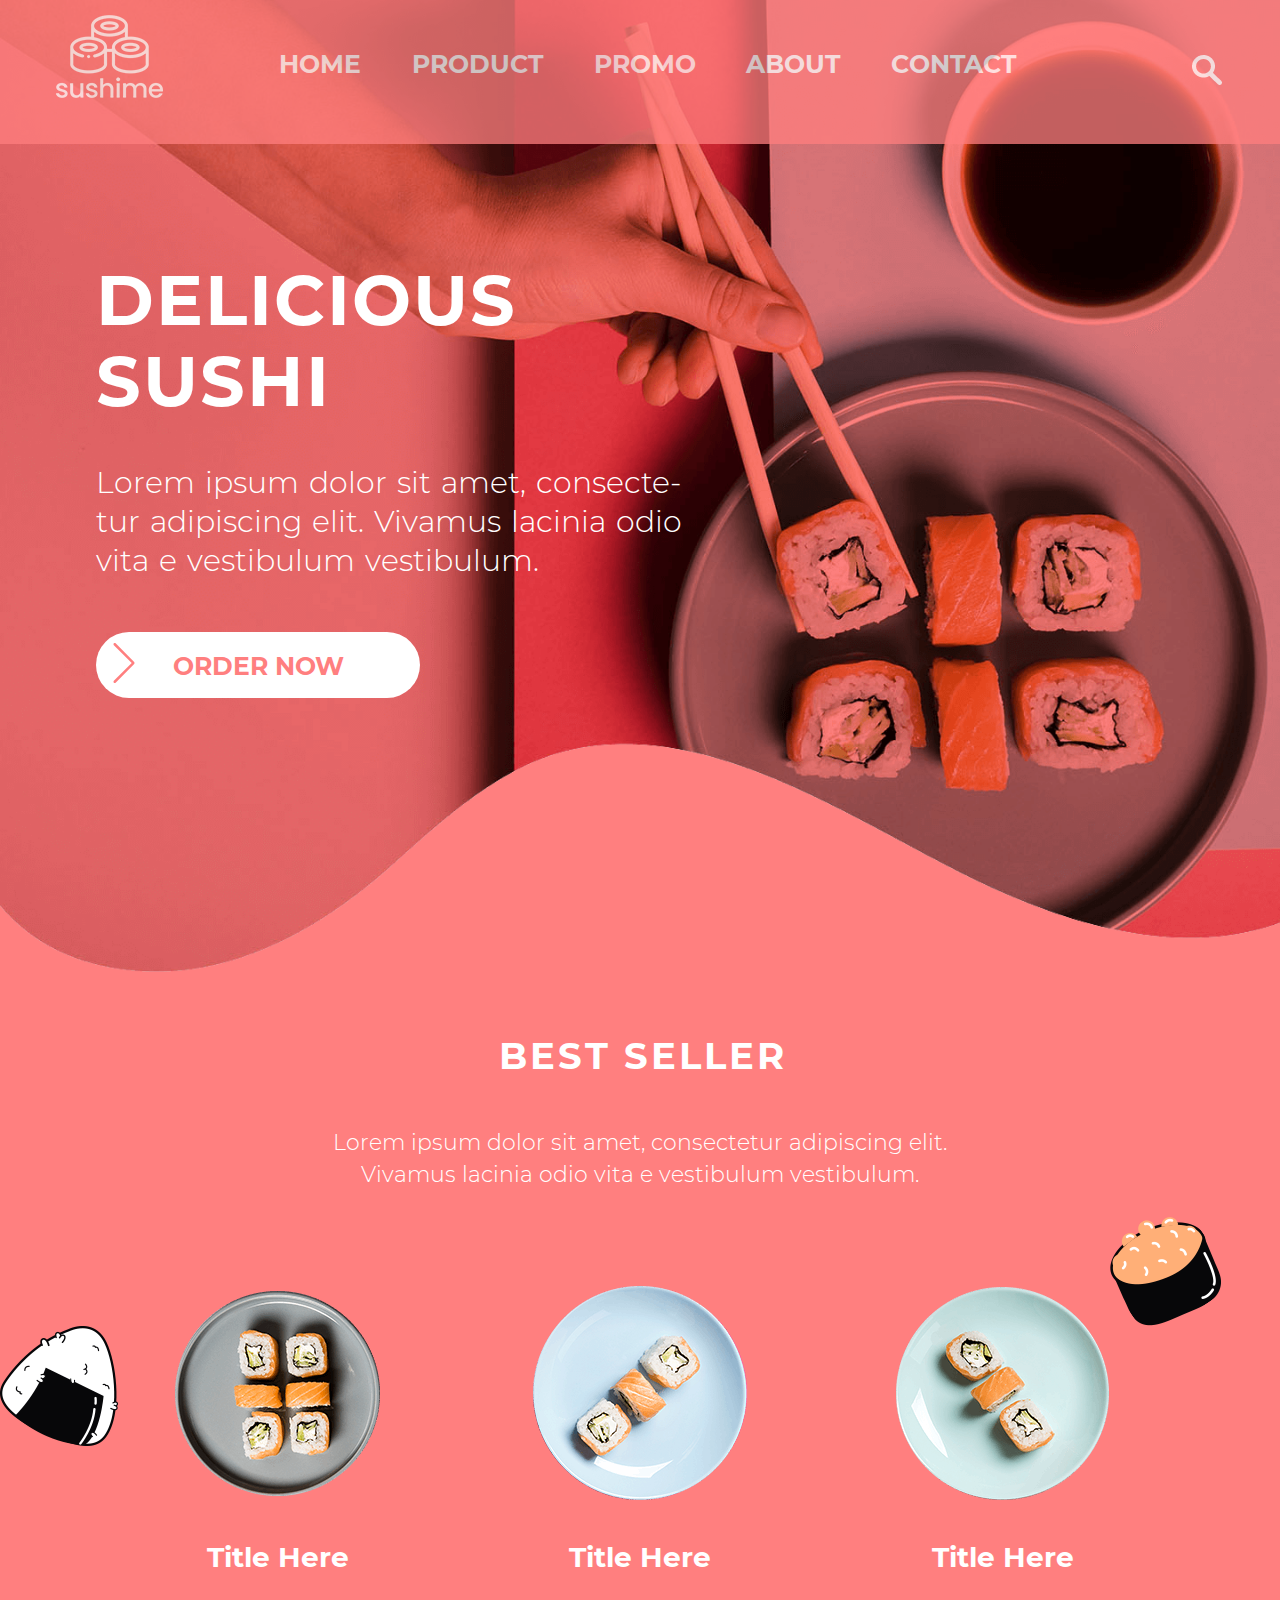
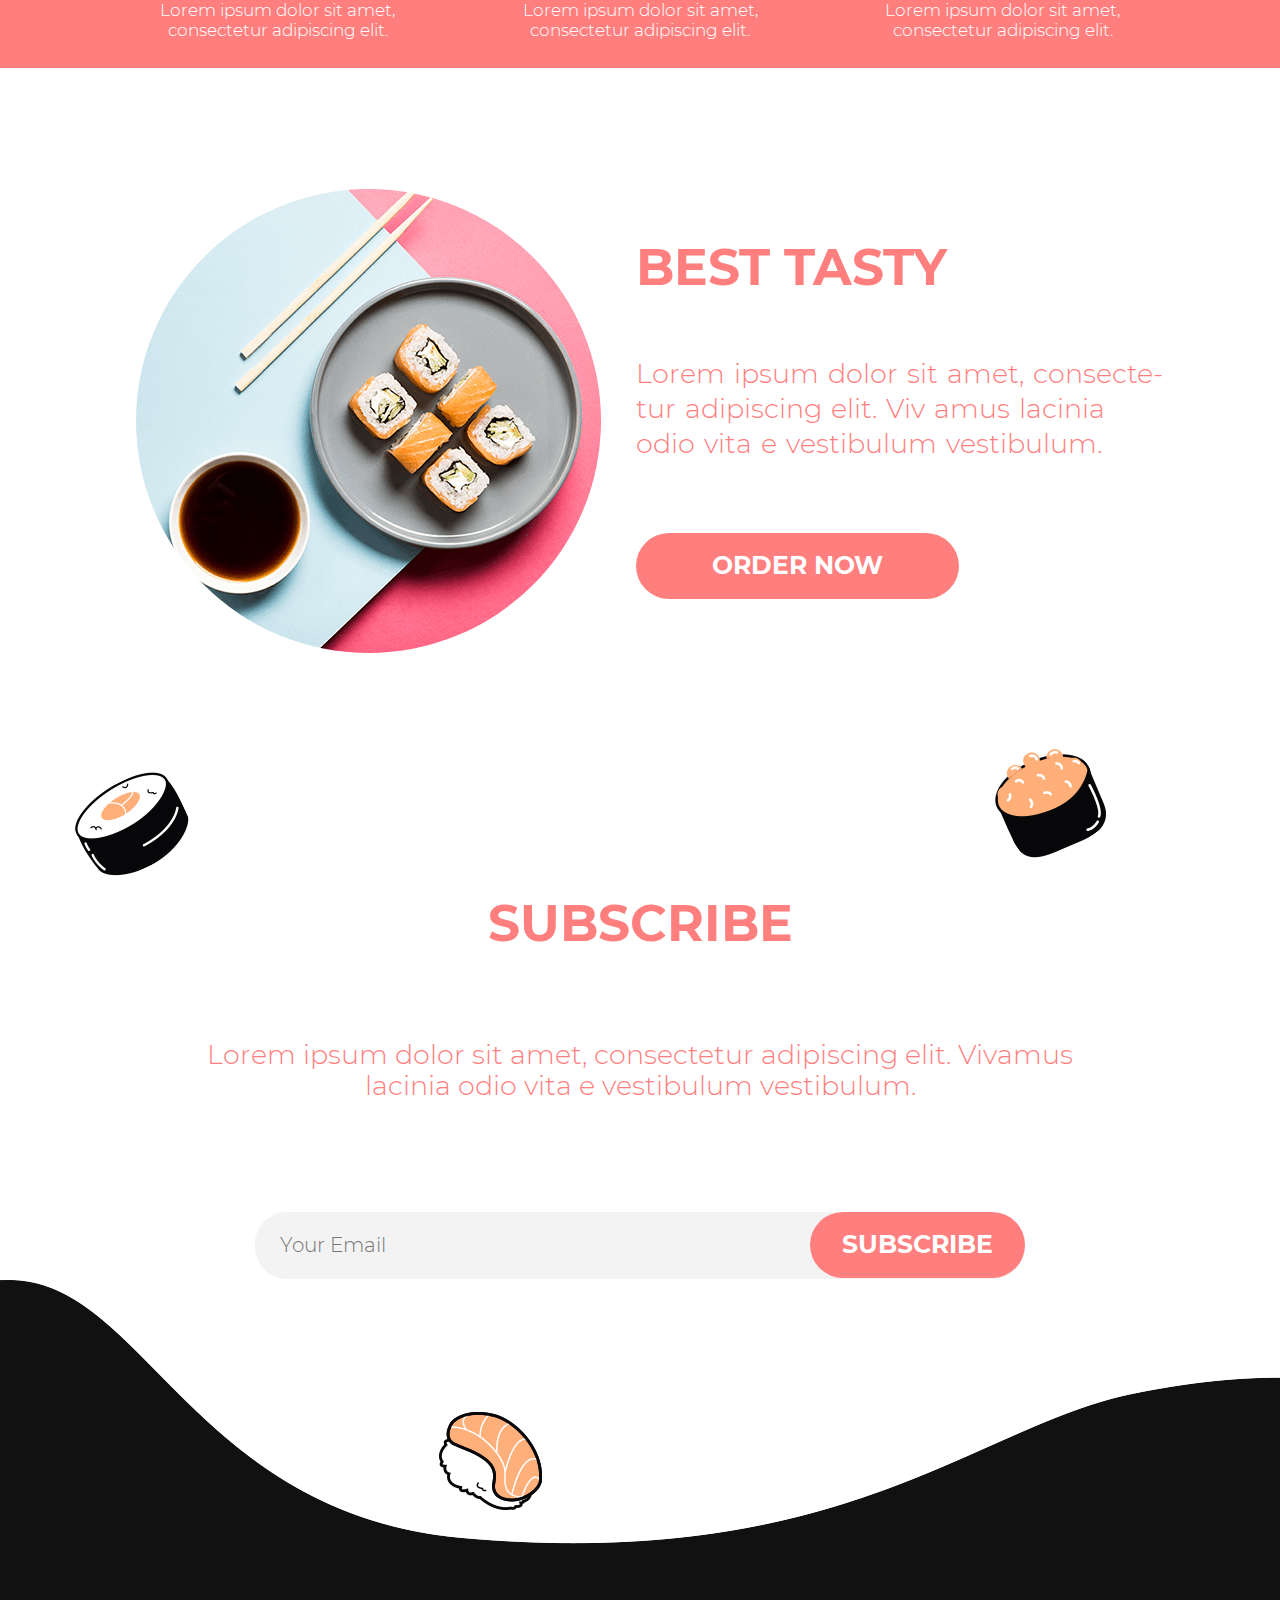
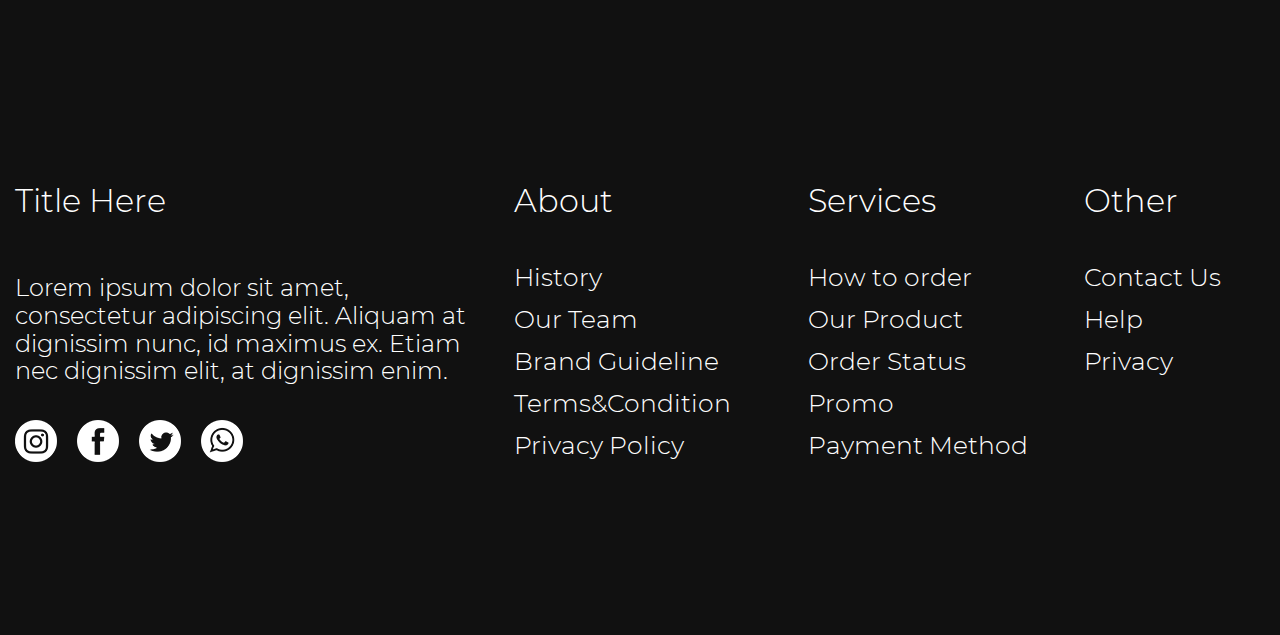
<file: html_task1/index.html>
<!DOCTYPE html>
<html lang="en">
<head>
    <meta charset="UTF-8">
    <meta name="viewport" content="width=device-width, initial-scale=1.0">
    <link rel="stylesheet" href="style/normalize.css">
    <link rel="stylesheet" href="style/style.css">
    <link rel="stylesheet" media="only screen and (max-width: 1200px)" href="style/midle-device.css" />
    <link rel="stylesheet" media="only screen and (max-width: 800px)" href="style/small-device.css" />
    <link rel="shortcut icon" href="assets/img/small_sushi3.svg">
    <title>Sushime</title>
</head>
<body>
  <div class="wrapper">
    <div class="main-overlay"></div>
    <header class="header">
      <div class="logo">
        <a class="logo__link" href="#">
          <img src="assets/img/logo.svg" alt="logo" class="logo__image">
        </a>
      </div>
      <nav class="menu">
        <ul class="menu__list">
          <li class="menu__item"><a class="menu__link" href="#">home</a></li>
          <li class="menu__item"><a class="menu__link" href="#">product</a></li>
          <li class="menu__item"><a class="menu__link" href="#">promo</a></li>
          <li class="menu__item"><a class="menu__link" href="#">about</a></li>
          <li class="menu__item"><a class="menu__link" href="#">contact</a></li>
        </ul>
      </nav>
      <div class="search">
        <a class="search__link" href="#">
          <img src="assets/img/search.png" alt="sear" class="search__image">
        </a>
      </div>
    </header>
    <main class="main">
      <div class="main-overlay"></div>
      <article class="main-article">
        <div class="main-article__body">
          <div class="main-article__title">
            <h2>delicious</h2>
            <h2>sushi</h2>
          </div>
          <p class="main-article__text">
              Lorem ipsum dolor sit amet, consecte-<br>
            tur adipiscing elit. Vivamus lacinia odio <br>
            vita e vestibulum vestibulum. 
          </p>  
          <button class="main-article__button button"><img src="assets/img/arrow_button1.svg" alt=""> order now</button>
        </div>
      </article>
      <article class="dish">
        <div class="dish__body">
          <div class="dish__header">
            <div class="dish__title title">
              <h3>best seller</h3>
            </div>  
            <div class="dish__text">
              Lorem ipsum dolor sit amet, consectetur adipiscing elit.<br>
              Vivamus lacinia odio vita e vestibulum vestibulum.
            </div>
          </div>
        <div class="dish__row">
          <div class="dish__column">
            <div class="item-dish">
              <div class="item-dish__icon">
                <img src="assets/img/set1.png" alt="dish1">
              </div>
              <div class="item-dish__title">
                Title Here
              </div>   
              <div class="item-dish__text">
                Lorem ipsum dolor sit amet, <br>
                consectetur adipiscing elit.
              </div> 
            </div>            
          </div>

          <div class="dish__column">
            <div class="item-dish">
              <div class="item-dish__icon">
                <img src="assets/img/set2.png" alt="dish1">
              </div>
              <div class="item-dish__title">
                  Title Here
              </div>   
              <div class="item-dish__text">
                Lorem ipsum dolor sit amet, <br>
                consectetur adipiscing elit.
              </div>           
            </div>
          </div>

          <div class="dish__column">
            <div class="item-dish">
              <div class="item-dish__icon">
                <img src="assets/img/set3.png" alt="dish1">
              </div>
              <div class="item-dish__title">
                Title Here
              </div>   
              <div class="item-dish__text">
                Lorem ipsum dolor sit amet, <br>
                consectetur adipiscing elit.
              </div>           
            </div>
            </div>
          </div>
        </div>
        <div class="dish__fly-item1">
          <img src="assets/img/small_sushi1.svg" alt="sushi1">
        </div>
        <div class="dish__fly-item2">
          <img src="assets/img/small_sushi2.svg" alt="sushi2">
        </div>
      </article>
      <article class="order">
        <div class="order__body">
            <div class="order__view">
                <img src="assets/img/dish.png" alt="set">
            </div>
            <div class="order__description">
                <div class="order__title title">
                    <h3>best tasty</h3>
                </div>
                <p class="order__text">
                  Lorem ipsum dolor sit amet, consecte-<br>
                  tur adipiscing elit. Viv
                  amus lacinia<br>
                  odio vita e vestibulum vestibulum. 
                </p>  
                  <button class="order__button button">order now</button>
            </div>
        </div>
      </article>
      <article class="subscribe">
        <div class="subscribe__body">
          <div class="subscribe__fly-item3"><img src="assets/img/small_sushi3.svg" alt=""></div>
          <div class="subscribe__fly-item4"><img src="assets/img/small_sushi2.svg" alt=""></div>
          <div class="subscribe__title title">
            <h3>subscribe</h3>
          </div>
          <div class="subscribe__text">
            <p>
              Lorem ipsum dolor sit amet, consectetur adipiscing elit. Vivamus <br>
              lacinia odio vita e vestibulum vestibulum.
            </p>  
          </div>
          <form class="subscribe__form">
            <input class="subscribe__input" type="email" placeholder="Your Email">
            <button class="subscribe__button button" type="submit">subscribe</button>
          </form>
        </div>
      </article>
    </main>
    <footer class="footer">
      <div class="footer__body">
        <div class="footer__fly-item5"><img src="assets/img/small_sushi4.svg" alt=""></div>
        <section class="footer__description">
          <div class="footer__title">
            <h4>Title Here</h4>
          </div>
          <div class="footer__subtitle">
            <p>
                Lorem ipsum dolor sit amet, consectetur
                 adipiscing elit. Aliquam at dignissim
                 nunc, id maximus ex. Etiam nec
                dignissim elit, at dignissim enim. 
            </p>
          </div>
          <div class="footer__sotial-networks">
            <a href="#"><img src="assets/img/Instagram.svg" alt="telegram"></a>
            <a href="#"><img src="assets/img/Facebook.svg" alt="telegram"></a>
            <a href="#"><img src="assets/img/Twitter.svg" alt="telegram"></a>
            <a href="#"><img src="assets/img/WhatsApp.svg" alt="telegram"></a>
          </div>
        </section>
        <!-- <div class="footer__group"> -->
          <section class="footer__about">
            <div class="footer__title">
              <h4>About</h4>
            </div>
            <ul class="footer__list">
              <li class="footer__item"><a class="footer__link" href="#">History</a></li>
              <li class="footer__item"><a class="footer__link" href="#">Our Team</a></li>
              <li class="footer__item"><a class="footer__link" href="#">Brand Guideline</a></li>
              <li class="footer__item"><a class="footer__link" href="#">Terms&Condition</a></li>
              <li class="footer__item"><a class="footer__link" href="#">Privacy Policy</a></li>
            </ul>
          </section>  
          <section class="footer__services">
            <div class="footer__title">
              <h4>Services</h4>
            </div>
            <ul class="footer__list">
              <li class="footer__item"><a class="footer__link" href="#">How to order</a></li>
              <li class="footer__item"><a class="footer__link" href="#">Our Product</a></li>
              <li class="footer__item"><a class="footer__link" href="#">Order Status</a></li>
              <li class="footer__item"><a class="footer__link" href="#">Promo</a></li>
              <li class="footer__item"><a class="footer__link" href="#">Payment Method</a></li>
            </ul>
          </section>    
          <section class="footer__other">
            <div class="footer__title">
              <h4>Other</h4>
            </div>
            <ul class="footer__list">
              <li class="footer__item"><a class="footer__link" href="#">Contact Us</a></li>
              <li class="footer__item"><a class="footer__link" href="#">Help</a></li>
              <li class="footer__item"><a class="footer__link" href="#">Privacy</a></li>
            </ul>
          </section>
        <!-- </div> -->
      </div>
    </footer>
  </div>
</body>
</html>
</file>
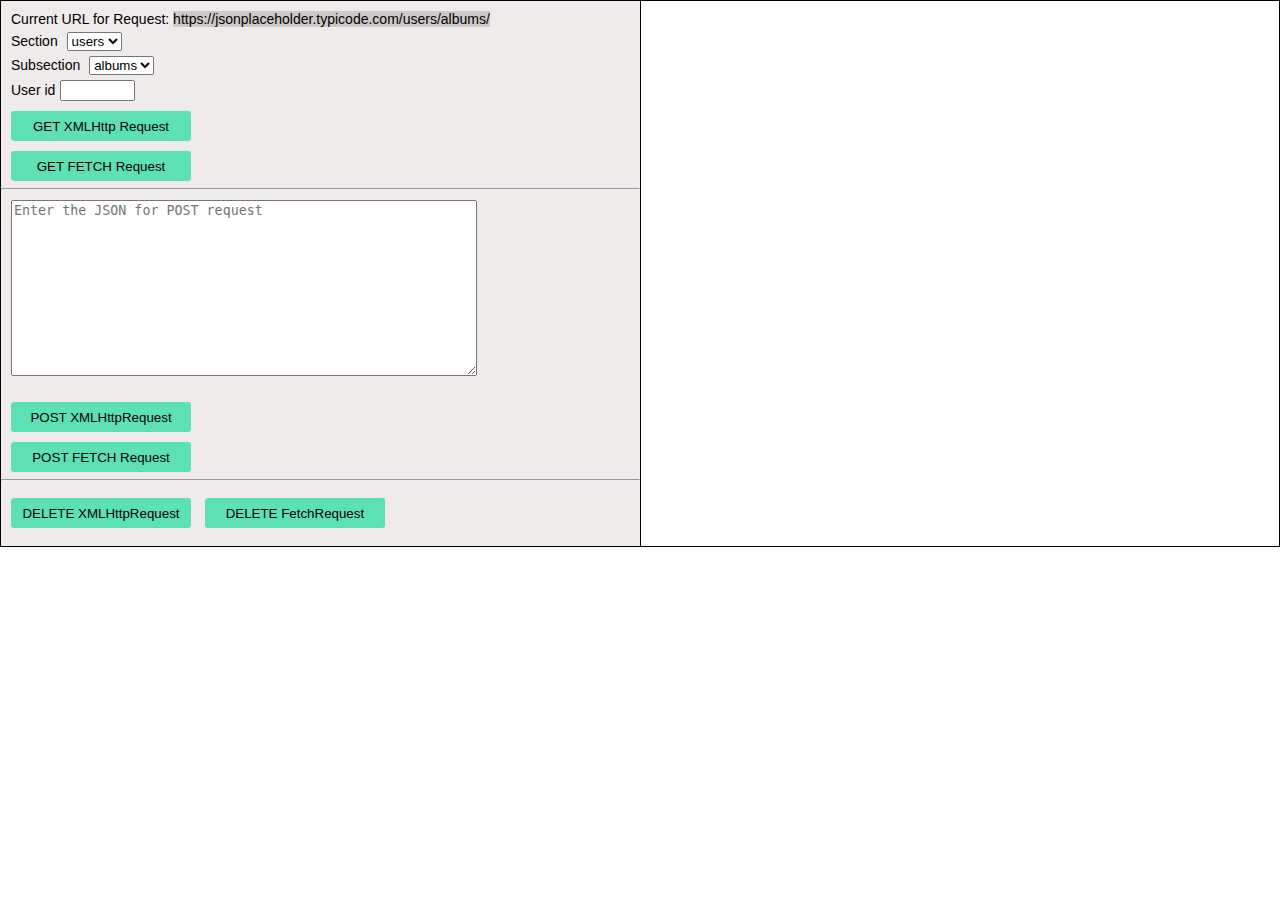
<file: js_task9/index.html>
<!DOCTYPE html>
<html lang="en">
<head>
    <meta charset="UTF-8">
    <meta name="viewport" content="width=device-width, initial-scale=1.0">
    <meta http-equiv="X-UA-Compatible" content="ie=edge">
    <link rel="stylesheet" href="style/style.css">
    <title>Document</title>
</head>
<body>
  <div class="wrapperForms">
    <form id="formSelectUrl">
      <span>Current URL for Request: <span class="currentUrl"></span></span>
      <!-- <br> -->
      <lable>Section
        <select name = "section" id="sectionGet">
          <option value = "users/" selected>users</option>
          <option value = "">-</option>
        </select>
      </lable>
      <!-- <br> -->
      <lable>Subsection
        <select name = "section" id="subSection">
          <option value = "albums/" selected>albums</option>
          <option value = "todos/">todos</option>
          <option value = "posts/">posts</option>
          <option value = "">-</option>
        </select>
      </lable>
      <!-- <br> -->
      <lable>User id<input type="number" id="idUser"></lable>
      <!-- <br> <br> -->
      <button type="button" class="getXMLHttpRequest">GET XMLHttp Request</button>
      <button type="button" class="getFetchRequest">GET FETCH Request</button>
      <!-- <br> -->
    </form>
    <hr>
    <form >
      <textarea name="" id="textareaPost" cols="40" rows="10" placeholder="Enter the JSON for POST request"></textarea>
      <br>
      <button type="button" class="postXmlHttpRequestButton">POST XMLHttpRequest</button>
      <button type="button" class="postFetchRequestButton">POST FETCH Request</button>
    </form>
    <hr>
    <button type="button" class="deleteXMLHttpRequestButton">DELETE XMLHttpRequest</button>
    <button type="button" class="deleteFetchRequestButton">DELETE FetchRequest</button>
  </div>
  
  <div class="containerResponse"></div>  

  <script src="js/main.js"></script>  
</body>
</html>
</file>
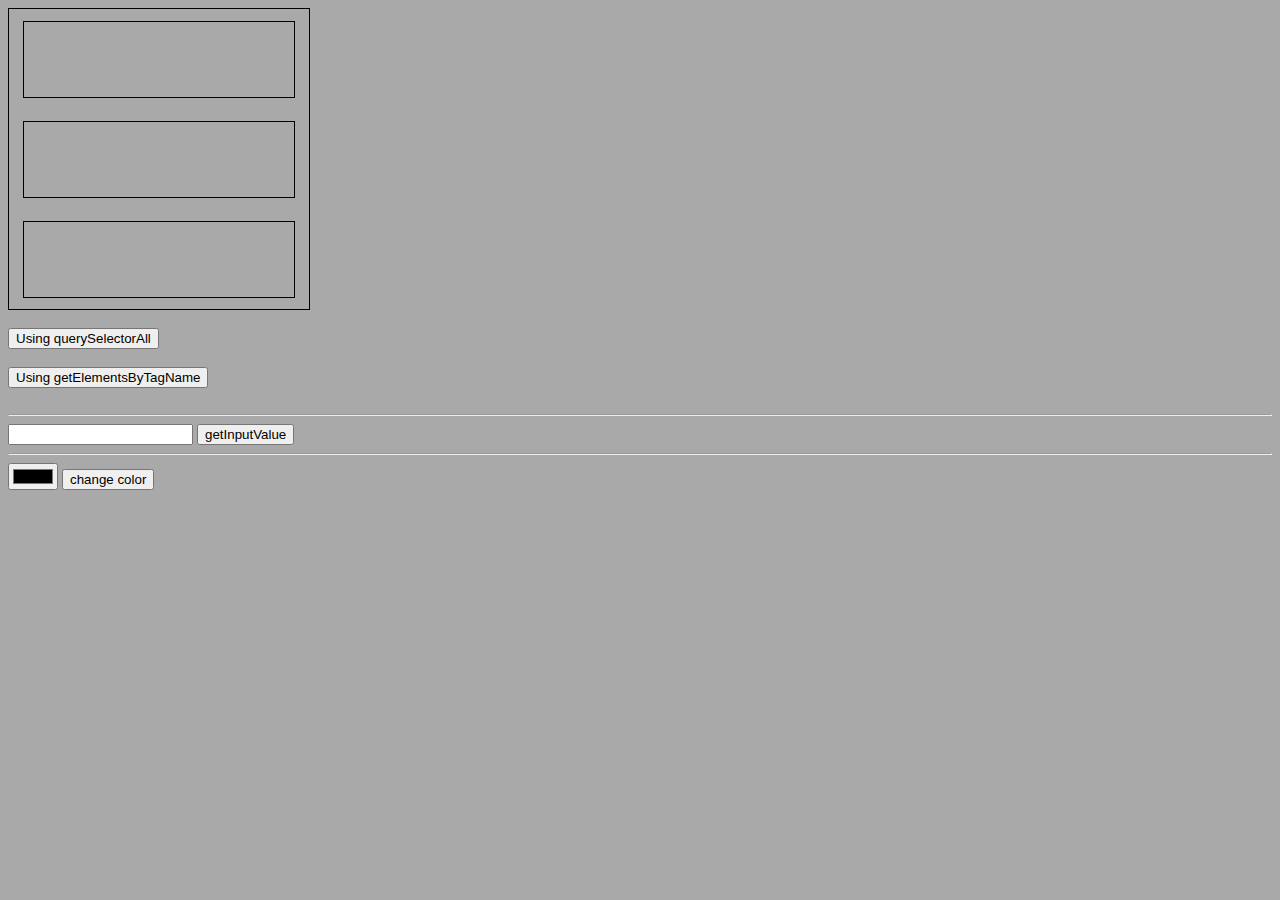
<file: js_task6/task1-3.html>
<!DOCTYPE html>
<html lang="en">
<head>
    <meta charset="UTF-8">
    <meta name="viewport" content="width=device-width, initial-scale=1.0">
    <link rel="stylesheet" href="./css/style1-3.css">
    <title>Document</title>
</head>
<body>
    <div class="parent">
        <div class="child"></div>
        <div class="child"></div>
        <div class="child"></div>
    </div>
    <br>
    <button onclick="selectDivChildren1()">Using querySelectorAll</button><br><br>
    <button onclick="selectDivChildren2()">Using getElementsByTagName</button><br><br>
    <hr>
    <input type="text">
    <button onclick="getInputTextValue()">getInputValue</button><br>
    <hr>
    <input type="color">
    <button onclick="setBackgroundBody()">change color</button>
    <script src="js/task1-3.js"></script>
</body>
</html>
</file>
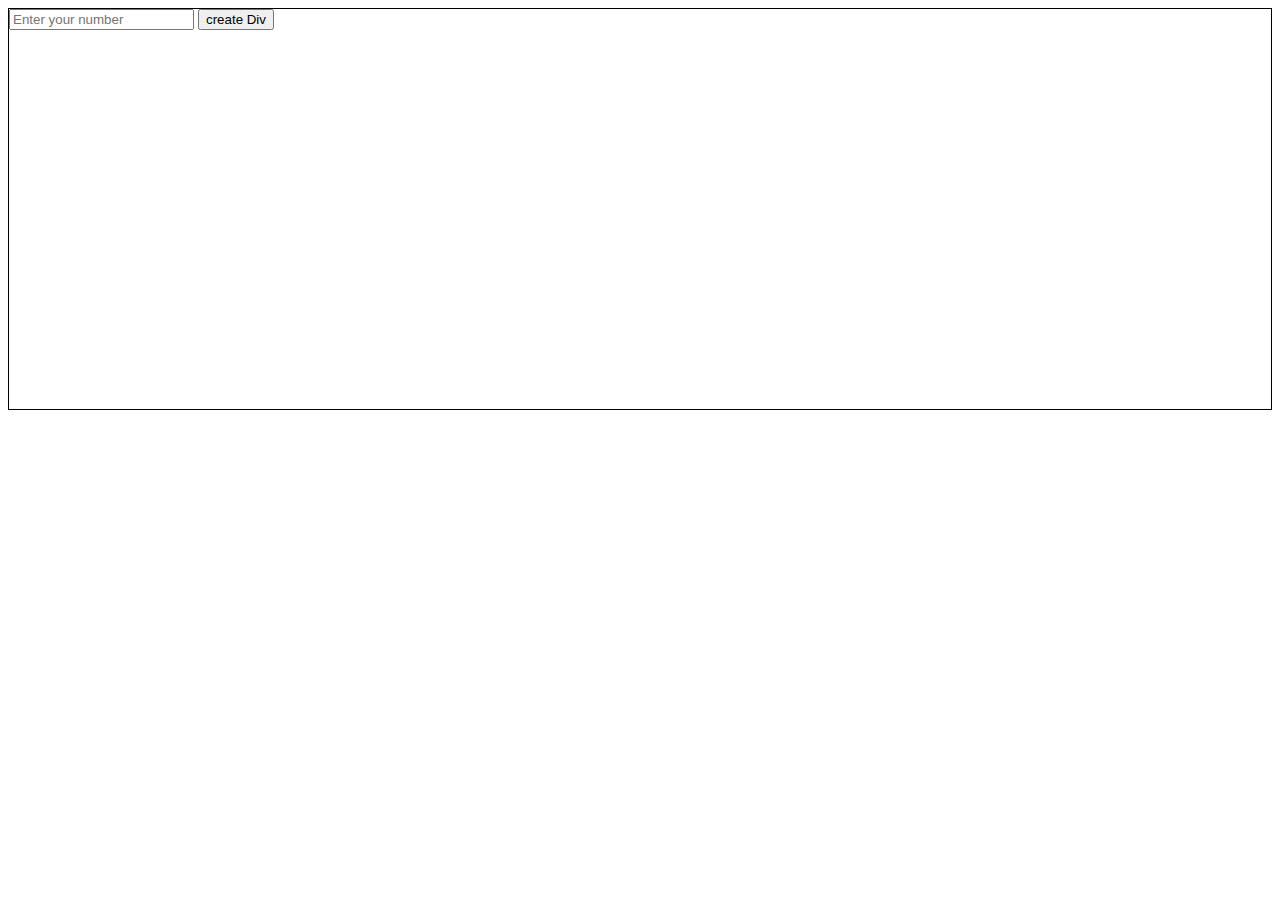
<file: js_task6/task4.html>
<!DOCTYPE html>
<html lang="en">
<head>
    <meta charset="UTF-8">
    <meta name="viewport" content="width=device-width, initial-scale=1.0">
    <link rel="stylesheet" href="css/style4.css">
    <title>Document</title>
</head>
<body>
  <div class="container">
    <input type="text" placeholder="Enter your number" class="inputNumberDiv" value="">
    <button onclick="creatRandomDiv()">create Div</button>
  </div>
  <script src="js/task4.js"></script>    
</body>
</html>
</file>
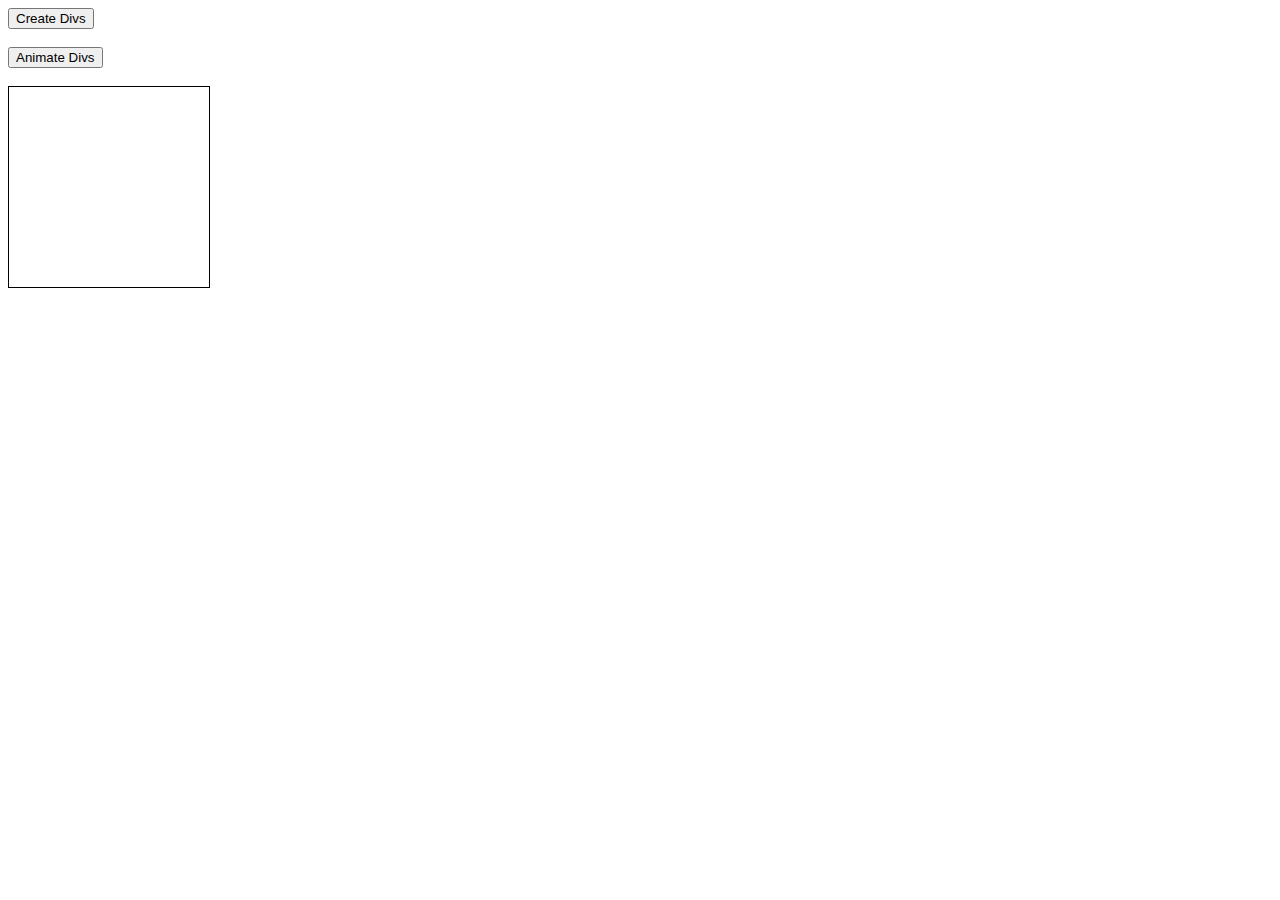
<file: js_task6/task5.html>
<!DOCTYPE html>
<html lang="en">
<head>
    <meta charset="UTF-8">
    <meta name="viewport" content="width=device-width, initial-scale=1.0">
    <link rel="stylesheet" href="css/style5.css">
    <title>Document</title>
</head>
<body>
    <button onclick="createDivs(this)">Create Divs</button><br><br>
    <button onclick="animateDivs(this)">Animate Divs</button><br><br>
    <div class="container"></div>
    <script src="js/task5.js"></script>
</body>
</html>
</file>
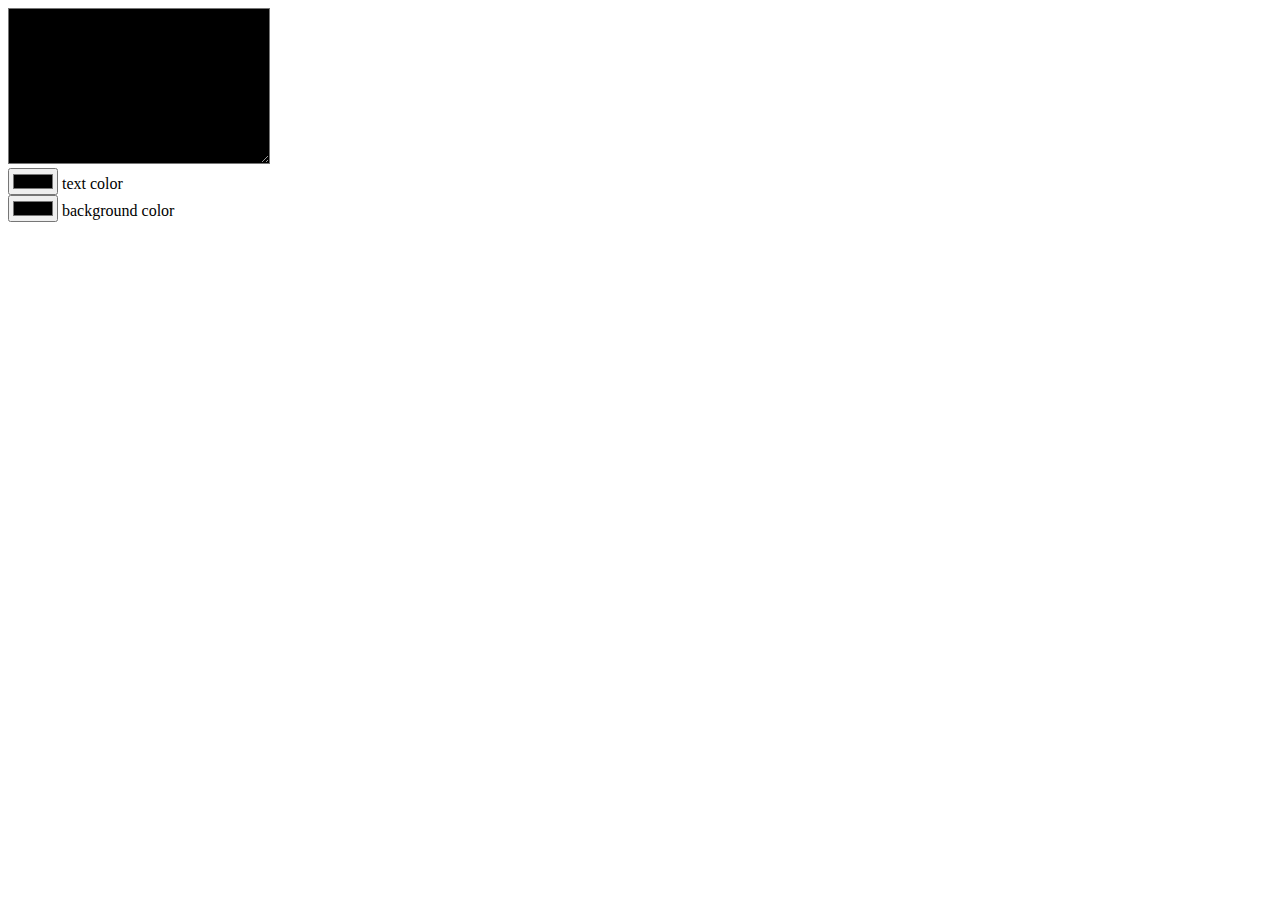
<file: js_task6/task6.html>
<!DOCTYPE html>
<html lang="en">
<head>
    <meta charset="UTF-8">
    <meta name="viewport" content="width=device-width, initial-scale=1.0">
    <title>Document</title>
</head>
<body>
  <textarea name="" id="targetTextarea" cols="30" rows="10"></textarea>
  <br>
    <input type="color" name="textColor" id="textColor">
    <label for="textColor">text color</label>
  <br>
  <input type="color" name="backgroundColor" id="backgroundColor">
  <label for="backgroundColor">background color</label>
  <script src="js/task6.js"></script>
</body>
</html>
</file>
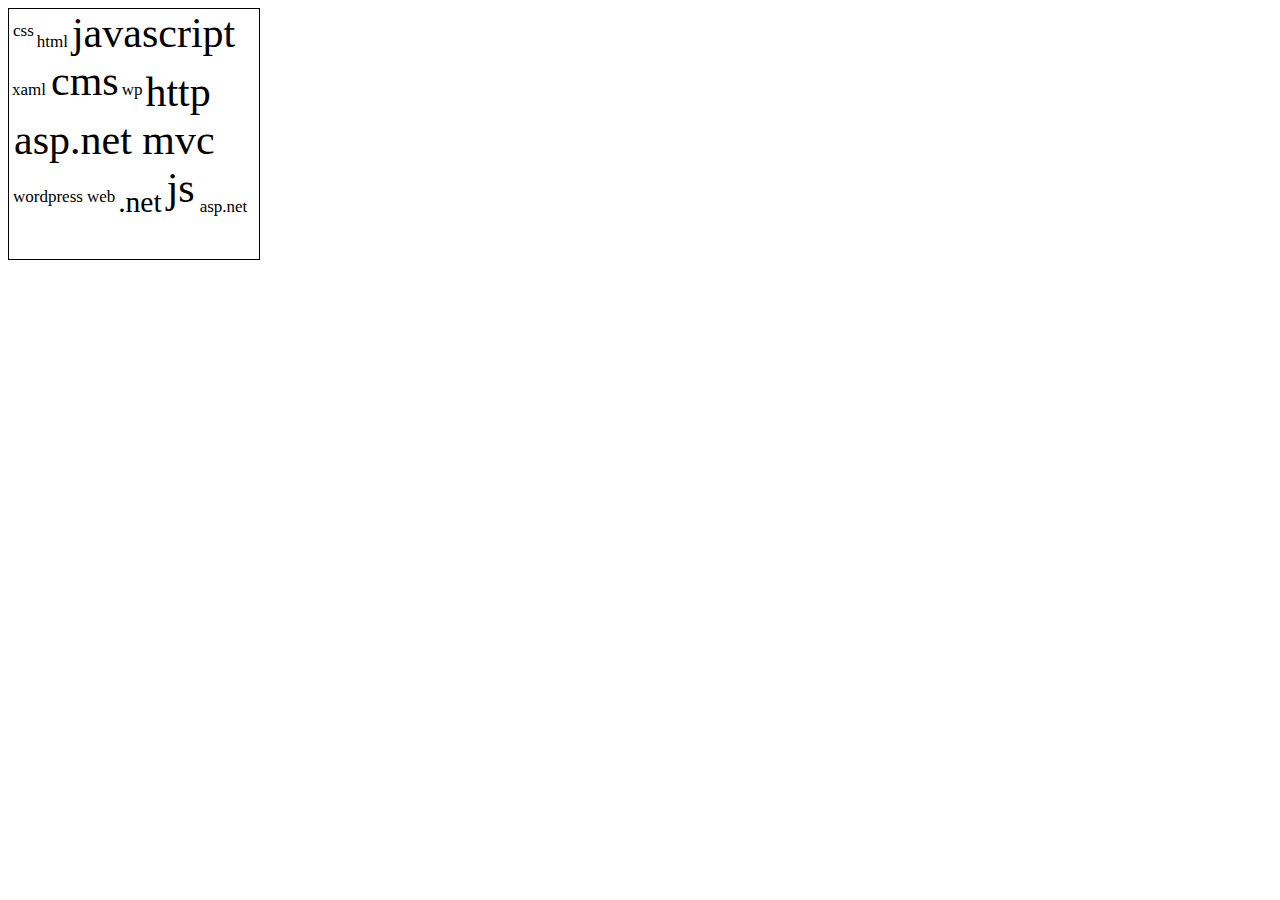
<file: js_task6/task7.html>
<!DOCTYPE html>
<html lang="en">
<head>
    <meta charset="UTF-8">
    <meta name="viewport" content="width=, initial-scale=1.0">
    <title>Document</title>
</head>
<body>
  <div class="container">
  </div>
  <script src="js/task7.js"></script>
</body>
</html>
</file>
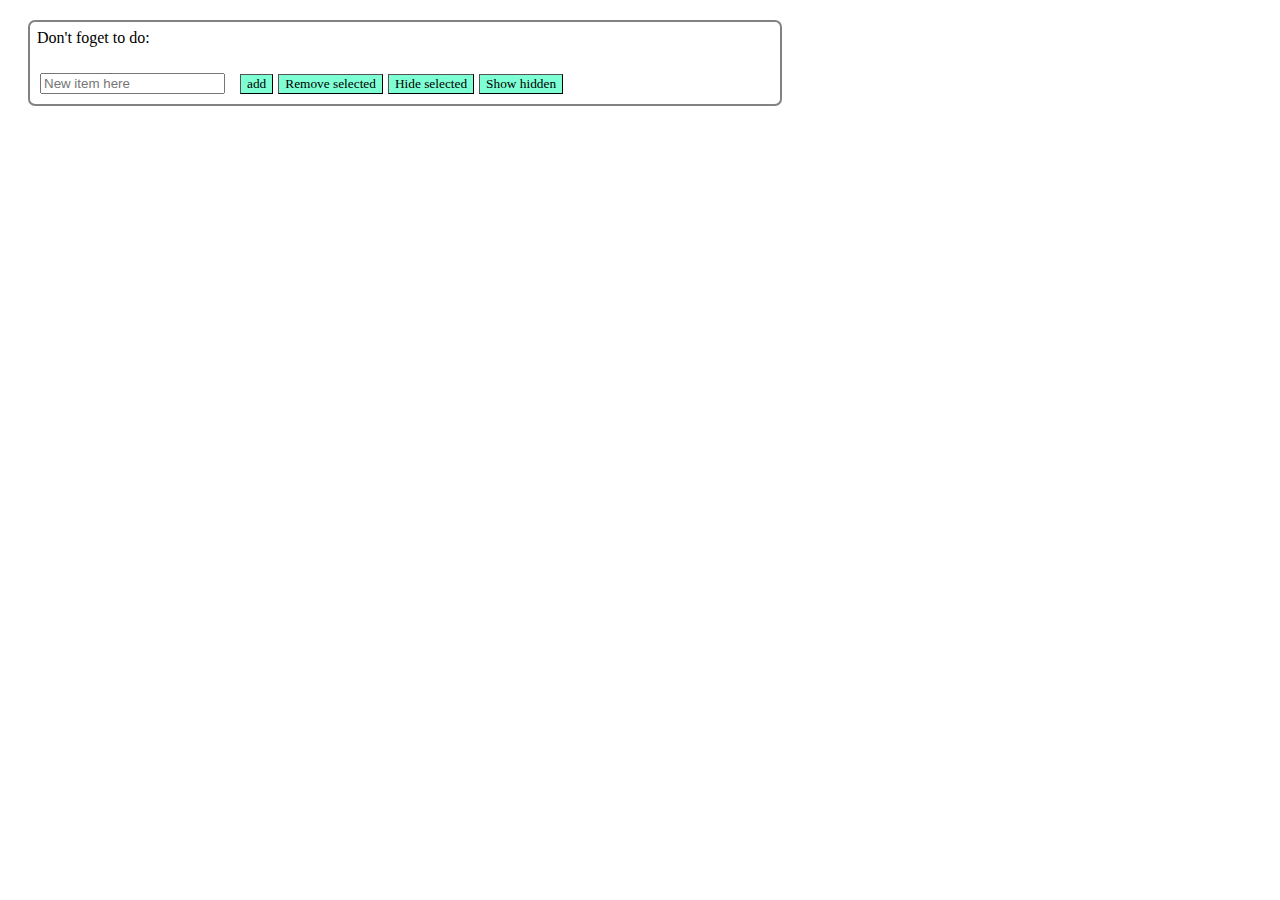
<file: js_task7/task10.html>
<!DOCTYPE html>
<html lang="en">
<head>
    <meta charset="UTF-8">
    <meta name="viewport" content="width=device-width, initial-scale=1.0">
    <meta http-equiv="X-UA-Compatible" content="ie=edge">
    <link rel="stylesheet" href="style/style10.css">
    <title>Document</title>
</head>
<body>
<script src="js/task10.js"></script>    
</body>
</html>
</file>
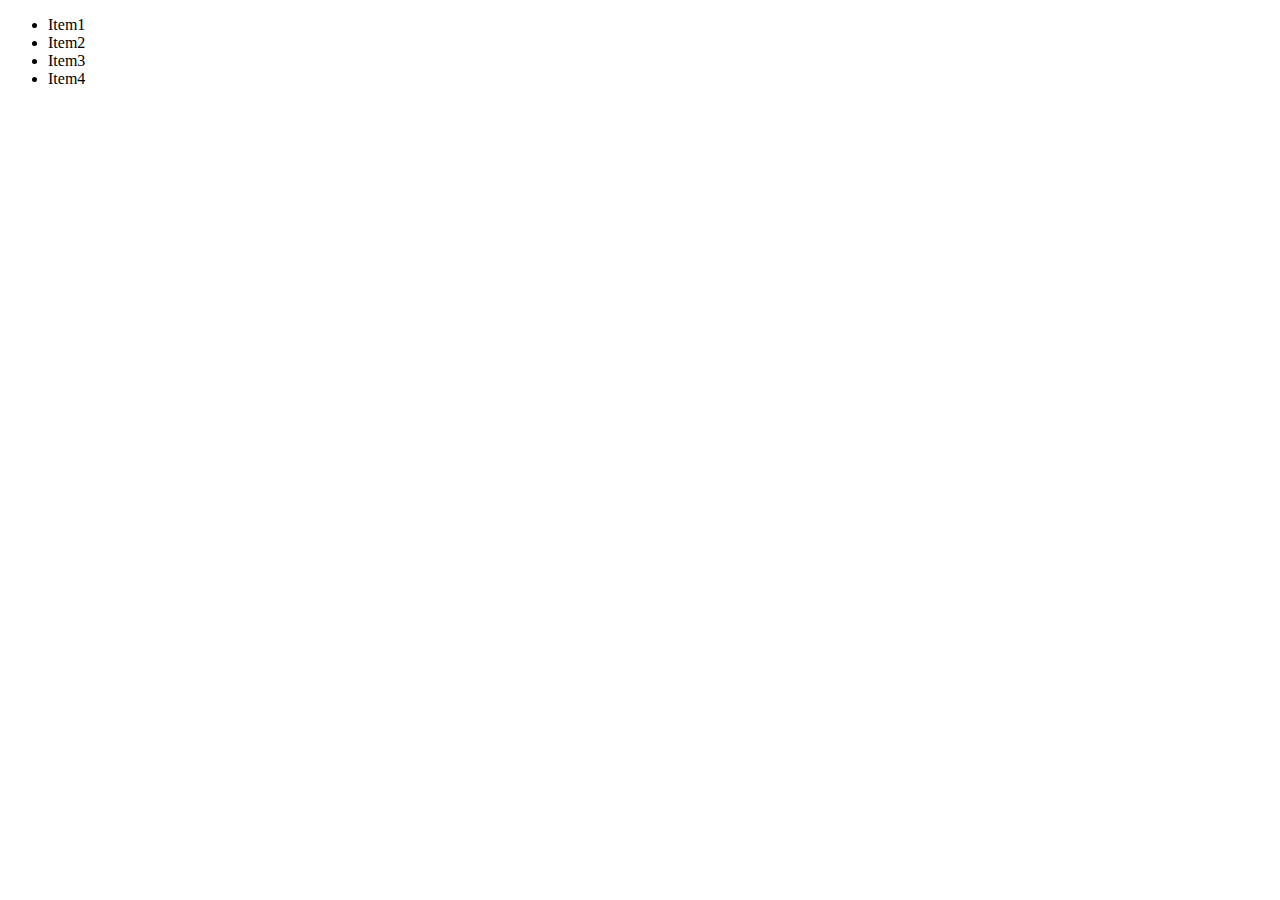
<file: js_task7/task8.html>
<!DOCTYPE html>
<html lang="en">
<head>
    <meta charset="UTF-8">
    <meta name="viewport" content="width=device-width, initial-scale=1.0">
    <link rel="stylesheet" href="style/style8.css">
    <title>Document</title>
</head>
<body>
    <ul class="mainList">
        <li> Item1
          <ul>
            <li>Sub1-Item1
              <ul>
                <li>Sub2-Item1
                  <ul>
                    <li>Sub3-Item1</li>
                    <li>Sub3-Item2</li>
                  </ul>
                </li>
                <li>Sub2-Item2
                  <ul>
                    <li>Sub3-Item1</li>
                    <li>Sub3-Item2</li>
                  </ul>
                </li>
              </ul>
            </li>
            <li>Sub1-Item2
              <ul>
                <li>Sub2-Item1
                  <ul>
                    <li>Sub3-Item1</li>
                    <li>Sub3-Item2</li>
                  </ul>
                </li>
                <li>Sub2-Item2
                  <ul>
                    <li>Sub3-Item1</li>
                    <li>Sub3-Item2</li>
                  </ul>
                </li>
              </ul>
            </li>
          </ul>
        </li>
        <li>Item2
          <ul>
            <li>Sub1-Item1
              <ul>
                <li>Sub2-Item1
                  <ul>
                    <li>Sub3-Item1</li>
                    <li>Sub3-Item2</li>
                  </ul>
                </li>
                <li>Sub2-Item2
                  <ul>
                    <li>Sub3-Item1</li>
                    <li>Sub3-Item2</li>
                  </ul>
                </li>
              </ul>
            </li>
            <li>Sub1-Item2
              <ul>
                <li>Sub2-Item1
                  <ul>
                    <li>Sub3-Item1</li>
                    <li>Sub3-Item2</li>
                  </ul>
                </li>
                <li>Sub2-Item2
                  <ul>
                    <li>Sub3-Item1</li>
                    <li>Sub3-Item2</li>
                  </ul>
                </li>
              </ul>
            </li>
          </ul>
        </li>
        <li>Item3
          <ul>
            <li>Sub1-Item1
              <ul>
                <li>Sub2-Item1
                  <ul>
                    <li>Sub3-Item1</li>
                    <li>Sub3-Item2</li>
                  </ul>
                </li>
                <li>Sub2-Item2
                  <ul>
                    <li>Sub3-Item1</li>
                    <li>Sub3-Item2</li>
                  </ul>
                </li>
              </ul>
            </li>
            <li>Sub1-Item2
              <ul>
                <li>Sub2-Item1
                  <ul>
                    <li>Sub3-Item1</li>
                    <li>Sub3-Item2</li>
                  </ul>
                </li>
                <li>Sub2-Item2
                  <ul>
                    <li>Sub3-Item1</li>
                    <li>Sub3-Item2</li>
                  </ul>
                </li>
              </ul>
            </li>
          </ul>
        </li>
        <li>Item4
          <ul>
            <li>Sub1-Item1
              <ul>
                <li>Sub2-Item1
                  <ul>
                    <li>Sub3-Item1</li>
                    <li>Sub3-Item2</li>
                  </ul>
                </li>
                <li>Sub2-Item2
                  <ul>
                    <li>Sub3-Item1</li>
                    <li>Sub3-Item2</li>
                  </ul>
                </li>
              </ul>
            </li>
            <li>Sub1-Item2
              <ul>
                <li>Sub2-Item1
                  <ul>
                    <li>Sub3-Item1</li>
                    <li>Sub3-Item2</li>
                  </ul>
                </li>
                <li>Sub2-Item2
                  <ul>
                    <li>Sub3-Item1</li>
                    <li>Sub3-Item2</li>
                  </ul>
                </li>
              </ul>
            </li>
          </ul>
        </li>
    </ul>
    <script src="js/task8.js"></script>
</body>
</html>
</file>
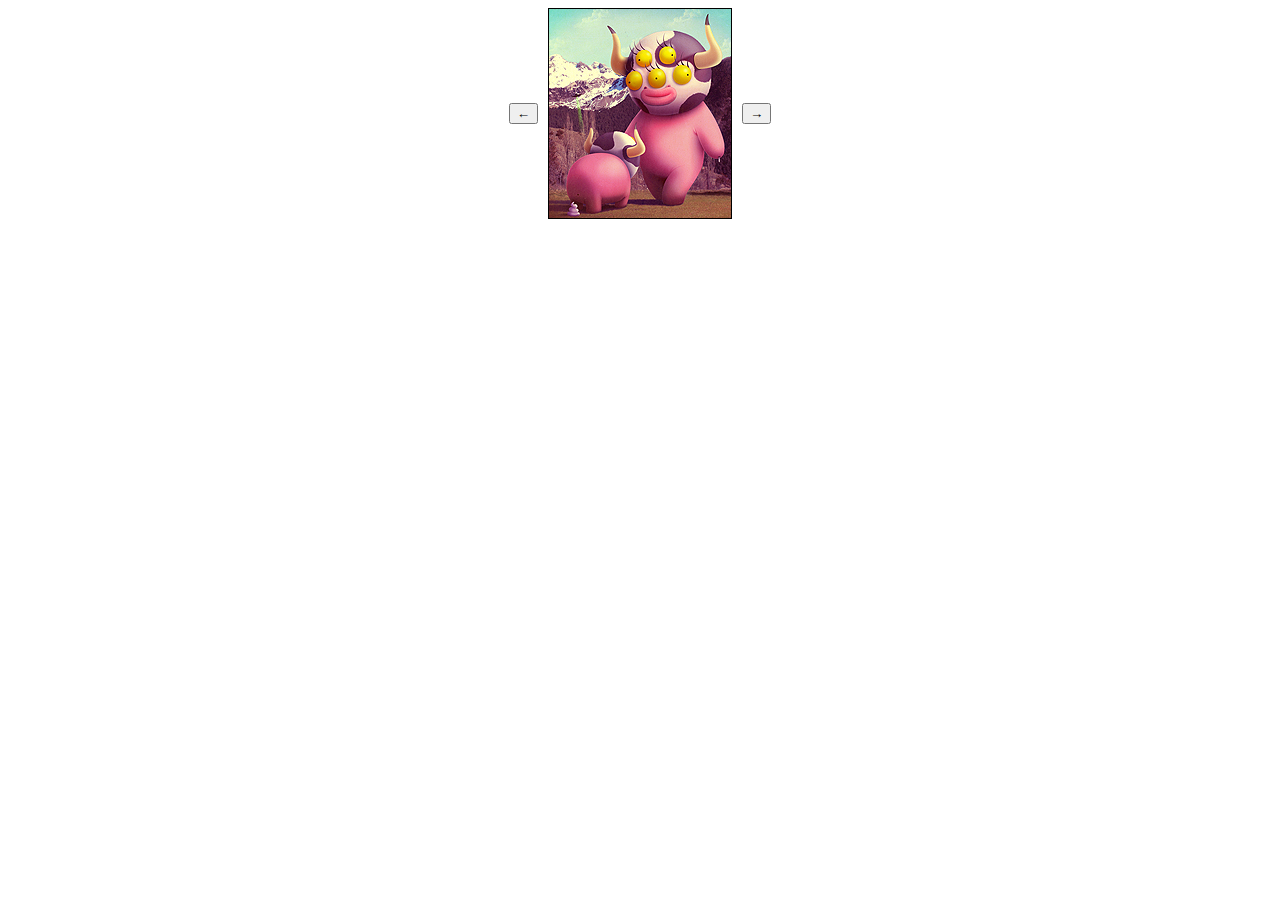
<file: js_task7/task9.html>
<!DOCTYPE html>
<html lang="en">
<head>
    <meta charset="UTF-8">
    <meta name="viewport" content="width=device-width, initial-scale=1.0">
    <link rel="stylesheet" href="style/style9.css">
    <title>task 9</title>
</head>
<body>
    <button id="decrement">&larr;</button>
    <div class="container">
      <img src="assets/img/Layer34.png" alt="pic1">
      <img src="assets/img/Layer37.png" alt="pic2">
      <img src="assets/img/Layer38.png" alt="pic3">
      <img src="assets/img/Layer39.png" alt="pic4">
      <img src="assets/img/Layer41.png" alt="pic5">
    </div>
    <button id="increment">&rarr;</button>
    <script src="js/task9.js"></script>
</body>
</html>
</file>
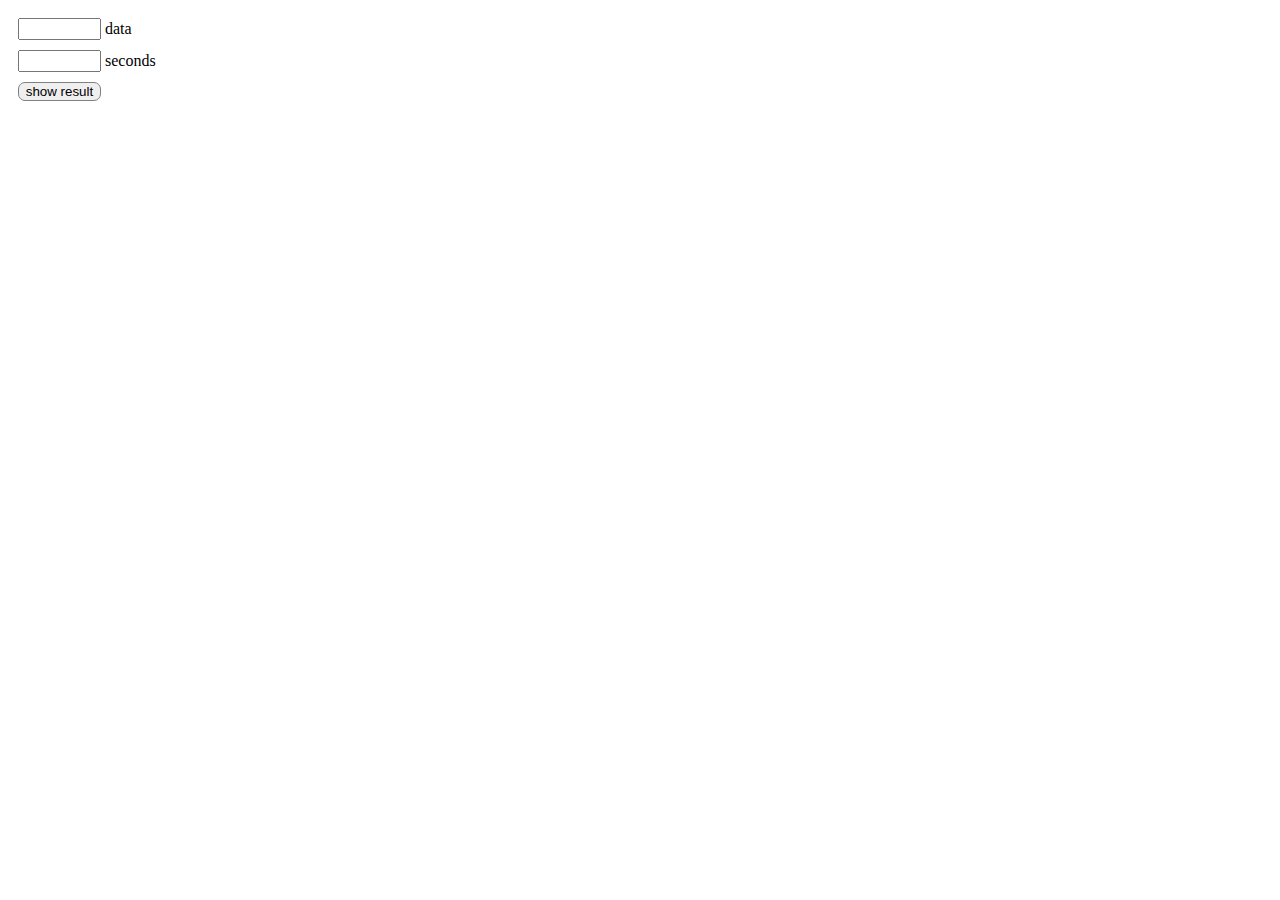
<file: js_task8/task1.html>
<!DOCTYPE html>
<html lang="en">
<head>
    <meta charset="UTF-8">
    <meta name="viewport" content="width=device-width, initial-scale=1.0">
    <meta http-equiv="X-UA-Compatible" content="ie=edge">
    <link rel="stylesheet" href="style/style1.css">
    <title>Task1</title>
</head>
<body>
    <script src="js/task1.js"></script>
</body>
</html>
</file>
<file: html_task1/style/style.css>
@font-face {
  font-family: "Montserrat Bold";
  src: url("../assets/font/Montserrat-Bold.ttf");
}

@font-face {
  font-family: "Montserrat Regular";
  src: url("../assets/font/Montserrat-Light.ttf");
}

body {
  background-color: #FF7F7F;
  overflow-x: hidden;
}

.main-overlay {
  position: absolute;
  top: 0;
  left: 0;
  height: calc(100vw*1.56);
  width: 100%;
  background-position: 0, 0;
  background: url(../assets/img/background.png) no-repeat;
  background-size: contain;
  z-index: -5;
}

.wrapper {
  -webkit-box-orient: vertical;
  -webkit-box-direction: normal;
      -ms-flex-direction: column;
          flex-direction: column;
}

.wrapper .header {
  position: fixed;
  width: 100%;
  top: 0;
  display: -webkit-box;
  display: -ms-flexbox;
  display: flex;
  -ms-flex-wrap: wrap;
      flex-wrap: wrap;
  -webkit-box-pack: justify;
      -ms-flex-pack: justify;
          justify-content: space-between;
  height: 16vh;
  opacity: 0.75;
  background-color: #FF7F7F;
  z-index: 7;
}

.logo__image {
  margin-top: 15px;
  margin-left: 56px;
}

.menu__list {
  display: -webkit-box;
  display: -ms-flexbox;
  display: flex;
  -webkit-box-pack: justify;
      -ms-flex-pack: justify;
          justify-content: space-between;
  -webkit-box-align: center;
      -ms-flex-align: center;
          align-items: center;
  height: 128px;
  margin: 0;
  padding: 0;
  width: 737px;
  padding-right: 60px;
}

.menu__item {
  list-style: none;
}

.menu__link {
  text-decoration: none;
  text-transform: uppercase;
  color: white;
  font-family: Montserrat Bold;
  font-size: 25px;
  background-image: -webkit-gradient(linear, left top, left bottom, from(currentColor), to(currentColor));
  background-image: linear-gradient(currentColor, currentColor);
  background-position: 0% 100%;
  background-repeat: no-repeat;
  background-size: 0% 2px;
  -webkit-transition: background-size .3s;
  transition: background-size .3s;
  -webkit-transition: all 0.5s ease;
  transition: all 0.5s ease;
}

.menu__link:hover {
  color: #1d0a0d;
  background-size: 100% 2px;
}

.search {
  display: -webkit-box;
  display: -ms-flexbox;
  display: flex;
  -webkit-box-align: center;
      -ms-flex-align: center;
          align-items: center;
}

.search__link {
  margin-right: 58px;
}

.search__link:hover {
  -webkit-transform: scale(1.2, 1.2);
          transform: scale(1.2, 1.2);
}

@-webkit-keyframes running_arrow {
  0% {
    margin-left: 5px;
  }
  50% {
    margin-left: 20px;
  }
  100% {
    margin-left: 5px;
  }
}

@keyframes running_arrow {
  0% {
    margin-left: 5px;
  }
  50% {
    margin-left: 20px;
  }
  100% {
    margin-left: 5px;
  }
}

.main-article__body {
  margin-top: 260px;
  margin-left: 96px;
}

.main-article__title h2 {
  margin: 0;
  font-family: Montserrat Bold;
  font-size: 70px;
  color: white;
  text-transform: uppercase;
  letter-spacing: 2px;
}

.main-article__text {
  font-family: Montserrat Regular;
  font-size: 30px;
  word-spacing: 2px;
  color: white;
  line-height: 1.3;
  margin: 42px 0 0 0;
}

.main-article__button {
  position: relative;
  line-height: 66px;
  color: #FF7F7F;
  width: 324px;
  background-color: white;
  margin-top: 52px;
  -webkit-transition: all 0.3s ease;
  transition: all 0.3s ease;
}

.main-article__button:hover {
  -webkit-box-shadow: 0 0 10px #f8f5f5;
          box-shadow: 0 0 10px #f8f5f5;
}

.main-article__button img {
  -webkit-animation: running_arrow 1s linear 0s infinite;
          animation: running_arrow 1s linear 0s infinite;
  display: block;
  position: absolute;
  float: left;
  top: 17%;
  width: 40px;
  height: 40px;
}

.button {
  height: 66px;
  font-family: Montserrat Bold;
  font-size: 25px;
  text-align: center;
  border-radius: 33px;
  border: 0;
  text-transform: uppercase;
  outline: none;
}

.dish {
  position: relative;
  background-color: #FF7F7F;
  z-index: -6;
}

.dish__body {
  width: 75%;
  padding-top: calc(15%*1.56);
  margin: 0px auto;
}

.dish__header {
  text-align: center;
  z-index: 6;
}

.dish__title h3 {
  font-size: 37px;
  padding-left: 5px;
  color: white;
  letter-spacing: 3px;
}

.dish__text {
  font-family: Montserrat Regular;
  font-size: 22px;
  color: white;
  margin-top: 50px;
  line-height: 32px;
}

.dish__row {
  display: -webkit-box;
  display: -ms-flexbox;
  display: flex;
  -webkit-box-pack: justify;
      -ms-flex-pack: justify;
          justify-content: space-between;
  -webkit-box-align: center;
      -ms-flex-align: center;
          align-items: center;
  margin-top: 95px;
}

.title {
  font-family: Montserrat Bold;
  font-size: 43px;
  text-transform: uppercase;
}

.item-dish {
  display: -webkit-box;
  display: -ms-flexbox;
  display: flex;
  -webkit-box-orient: vertical;
  -webkit-box-direction: normal;
      -ms-flex-direction: column;
          flex-direction: column;
  -webkit-box-align: center;
      -ms-flex-align: center;
          align-items: center;
  -webkit-box-pack: center;
      -ms-flex-pack: center;
          justify-content: center;
}

.item-dish__icon {
  display: -webkit-box;
  display: -ms-flexbox;
  display: flex;
  -webkit-box-align: center;
      -ms-flex-align: center;
          align-items: center;
  -webkit-box-pack: center;
      -ms-flex-pack: center;
          justify-content: center;
  width: 214px;
  height: 214px;
}

.item-dish__title {
  font-family: Montserrat Bold;
  font-size: 28px;
  text-align: center;
  color: white;
  margin-top: 41px;
}

.item-dish__text {
  font-family: Montserrat Regular;
  font-size: 17px;
  margin: 28px 0px;
  color: white;
  text-align: center;
}

.dish__fly-item1 {
  position: absolute;
  bottom: 218px;
  left: 0px;
}

.dish__fly-item2 {
  position: absolute;
  bottom: 338px;
  right: 59px;
}

.order {
  background-color: white;
}

.order__body {
  display: -webkit-box;
  display: -ms-flexbox;
  display: flex;
  -webkit-box-pack: justify;
      -ms-flex-pack: justify;
          justify-content: space-between;
  -ms-flex-wrap: wrap;
      flex-wrap: wrap;
  padding-top: 120px;
  margin-left: 135px;
  padding-bottom: 56px;
  width: 84%;
  background-color: white;
}

.order__view img {
  width: 465px;
  height: 464px;
  border-radius: 50%;
  border: white solid 1px;
}

.order__description {
  width: 574px;
  text-align: left;
}

.order__title {
  color: #FF7F7F;
}

.order__text {
  margin: 59px 0 0 0;
  font-family: Montserrat Regular;
  font-size: 27px;
  word-spacing: 2px;
  color: #FF7F7F;
  line-height: 1.3;
}

.order__button {
  margin-top: 72px;
  width: 323px;
  background-color: #FF7F7F;
  color: white;
  -webkit-transition: all 0.3s ease;
  transition: all 0.3s ease;
}

.order__button:hover {
  -webkit-box-shadow: 0 0 10px #6e6b6b;
          box-shadow: 0 0 10px #6e6b6b;
}

.subscribe__body {
  position: relative;
  padding-top: 180px;
  margin: 0px;
  text-align: center;
  background-color: white;
  width: 100%;
}

.subscribe__fly-item3 {
  position: absolute;
  top: 57px;
  left: 75px;
}

.subscribe__fly-item4 {
  position: absolute;
  top: 34px;
  right: 174px;
}

.subscribe__title {
  color: #FF7F7F;
}

.subscribe__title h3 {
  margin: 0px;
}

.subscribe__text {
  font-family: Montserrat Regular;
  font-size: 27px;
  color: #FF7F7F;
  margin-top: 59px;
  display: -webkit-box;
  display: -ms-flexbox;
  display: flex;
  -webkit-box-pack: center;
      -ms-flex-pack: center;
          justify-content: center;
  -webkit-box-align: center;
      -ms-flex-align: center;
          align-items: center;
}

.subscribe__form {
  margin: 84px auto 0px;
  display: -webkit-box;
  display: -ms-flexbox;
  display: flex;
  -webkit-box-pack: justify;
      -ms-flex-pack: justify;
          justify-content: space-between;
  width: 770px;
  background-color: #F3F3F3;
  height: 64px;
  border-radius: 32px;
  padding-bottom: 3px;
}

.subscribe__input {
  border: none;
  border-radius: 32px;
  padding-left: 25px;
  margin: 0;
  outline: none;
  -webkit-appearance: none;
     -moz-appearance: none;
          appearance: none;
  height: 64px;
  width: 548px;
  background-color: #F3F3F3;
  color: #797979;
  font-family: Montserrat Regular;
  font-size: 20px;
}

.subscribe__button {
  width: 222px;
  background-color: #FF7F7F;
  color: white;
  -webkit-transition: all 0.3s ease;
  transition: all 0.3s ease;
}

.subscribe__button:hover {
  -webkit-box-shadow: 0 0 10px #6e6b6b;
          box-shadow: 0 0 10px #6e6b6b;
}

.footer {
  background-color: white;
}

.footer__body {
  position: relative;
  background: url(../assets/img/footer_background.png) no-repeat;
  background-size: cover;
  height: 956px;
  display: -webkit-box;
  display: -ms-flexbox;
  display: flex;
  -ms-flex-pack: distribute;
      justify-content: space-around;
  -webkit-box-align: end;
      -ms-flex-align: end;
          align-items: flex-end;
  -ms-flex-wrap: wrap;
      flex-wrap: wrap;
}

.footer__fly-item5 {
  position: absolute;
  top: 133px;
  left: 439px;
}

.footer__description {
  height: 284px;
  padding-bottom: 168px;
  width: 470px;
}

.footer__title h4 {
  margin: 0;
  font-size: 32px;
  color: #ffffff;
  font-weight: 400;
  font-family: "Montserrat Regular";
}

.footer__subtitle {
  margin: 55px 0 0 0;
  font-size: 24px;
  color: #ffffff;
  font-weight: 400;
  font-family: "Montserrat Regular";
}

.footer__subtitle p {
  margin: 0;
}

.footer__sotial-networks {
  margin: 35px 0 0 0;
}

.footer__sotial-networks a {
  margin-right: 16px;
}

.footer__sotial-networks img:hover {
  -webkit-transform: scale(1.2);
          transform: scale(1.2);
}

.footer__about {
  width: 265px;
  display: -webkit-box;
  display: -ms-flexbox;
  display: flex;
  -webkit-box-orient: vertical;
  -webkit-box-direction: normal;
      -ms-flex-direction: column;
          flex-direction: column;
  -webkit-box-pack: start;
      -ms-flex-pack: start;
          justify-content: flex-start;
  height: 284px;
  padding-bottom: 168px;
}

.footer__list {
  margin: 0px;
  padding: 37px 0px 0px 0px;
}

.footer__item {
  list-style: none;
}

.footer__link {
  text-decoration: none;
  color: white;
  font-family: Montserrat Regular;
  font-size: 25px;
  line-height: 42px;
}

.footer__link:hover {
  color: #825ed6;
}

.footer__services {
  width: 247px;
  display: -webkit-box;
  display: -ms-flexbox;
  display: flex;
  -webkit-box-orient: vertical;
  -webkit-box-direction: normal;
      -ms-flex-direction: column;
          flex-direction: column;
  -webkit-box-pack: start;
      -ms-flex-pack: start;
          justify-content: flex-start;
  height: 284px;
  padding-bottom: 168px;
}

.footer__other {
  width: 182px;
  display: -webkit-box;
  display: -ms-flexbox;
  display: flex;
  -webkit-box-orient: vertical;
  -webkit-box-direction: normal;
      -ms-flex-direction: column;
          flex-direction: column;
  -webkit-box-pack: start;
      -ms-flex-pack: start;
          justify-content: flex-start;
  height: 284px;
  padding-bottom: 168px;
}
/*# sourceMappingURL=style.css.map */
</file>
<file: html_task1/style/midle-device.css>
.wrapper {
  -webkit-box-orient: vertical;
  -webkit-box-direction: normal;
      -ms-flex-direction: column;
          flex-direction: column;
}

.wrapper .header {
  position: fixed;
  width: 100%;
  top: 0;
  display: -webkit-box;
  display: -ms-flexbox;
  display: flex;
  -ms-flex-wrap: wrap;
      flex-wrap: wrap;
  -webkit-box-pack: justify;
      -ms-flex-pack: justify;
          justify-content: space-between;
  height: 16vh;
  opacity: 0.75;
  background-color: #FF7F7F;
  z-index: 7;
}

.logo__image {
  margin-top: 15px;
  margin-left: 56px;
}

.menu__list {
  display: -webkit-box;
  display: -ms-flexbox;
  display: flex;
  -webkit-box-pack: justify;
      -ms-flex-pack: justify;
          justify-content: space-between;
  -webkit-box-align: center;
      -ms-flex-align: center;
          align-items: center;
  height: 128px;
  margin: 0;
  padding: 0;
  width: 470px;
  padding-right: 60px;
}

.menu__item {
  list-style: none;
}

.menu__link {
  text-decoration: none;
  text-transform: uppercase;
  color: white;
  font-family: Montserrat Bold;
  font-size: 19px;
  background-image: -webkit-gradient(linear, left top, left bottom, from(currentColor), to(currentColor));
  background-image: linear-gradient(currentColor, currentColor);
  background-position: 0% 100%;
  background-repeat: no-repeat;
  background-size: 0% 2px;
  -webkit-transition: background-size .3s;
  transition: background-size .3s;
  -webkit-transition: all 0.5s ease;
  transition: all 0.5s ease;
}

.menu__link:hover {
  color: #1d0a0d;
  background-size: 100% 2px;
}

.search {
  display: -webkit-box;
  display: -ms-flexbox;
  display: flex;
  -webkit-box-align: center;
      -ms-flex-align: center;
          align-items: center;
}

.search__link {
  margin-right: 58px;
}

.search__link:hover {
  -webkit-transform: scale(1.2, 1.2);
          transform: scale(1.2, 1.2);
}

.main-article__body {
  margin-top: 160px;
  margin-left: 96px;
}

.main-article__title h2 {
  margin: 0;
  font-family: Montserrat Bold;
  font-size: 45px;
  color: white;
  text-transform: uppercase;
  letter-spacing: 2px;
}

.main-article__text {
  font-family: Montserrat Regular;
  font-size: 23px;
  word-spacing: 2px;
  color: white;
  line-height: 1.3;
  margin: 42px 0 0 0;
}

.main-article__button {
  position: relative;
  line-height: 66px;
  color: #FF7F7F;
  width: 324px;
  background-color: white;
  margin-top: 52px;
  -webkit-transition: all 0.3s ease;
  transition: all 0.3s ease;
}

.main-article__button:hover {
  -webkit-box-shadow: 0 0 10px #f8f5f5;
          box-shadow: 0 0 10px #f8f5f5;
}

.main-article__button img {
  -webkit-animation: running_arrow 1s linear 0s infinite;
          animation: running_arrow 1s linear 0s infinite;
  display: block;
  position: absolute;
  float: left;
  top: 17%;
  width: 40px;
  height: 40px;
}

.button {
  height: 66px;
  font-family: Montserrat Bold;
  font-size: 25px;
  text-align: center;
  border-radius: 33px;
  border: 0;
  text-transform: uppercase;
  outline: none;
}

.order {
  background-color: white;
}

.order__body {
  padding-left: 0;
  margin: 0 auto;
  -webkit-box-pack: center;
      -ms-flex-pack: center;
          justify-content: center;
}

.order__description {
  text-align: center;
}

.footer {
  background-color: white;
}

.footer__body {
  position: relative;
  background: url(../assets/img/footer_background.png) no-repeat;
  background-size: cover;
  height: 756px;
  display: -webkit-box;
  display: -ms-flexbox;
  display: flex;
  -ms-flex-pack: distribute;
      justify-content: space-around;
  -webkit-box-align: end;
      -ms-flex-align: end;
          align-items: flex-end;
  -ms-flex-wrap: nowrap;
      flex-wrap: nowrap;
}

.footer__fly-item5 {
  position: absolute;
  top: 133px;
  left: 439px;
}

.footer__description {
  height: 184px;
  -ms-flex-preferred-size: 35%;
      flex-basis: 35%;
  padding-bottom: 168px;
  display: -webkit-box;
  display: -ms-flexbox;
  display: flex;
  -webkit-box-orient: vertical;
  -webkit-box-direction: normal;
      -ms-flex-direction: column;
          flex-direction: column;
  -webkit-box-pack: justify;
      -ms-flex-pack: justify;
          justify-content: space-between;
  -ms-flex-wrap: nowrap;
      flex-wrap: nowrap;
  -ms-flex-negative: 1;
      flex-shrink: 1;
}

.footer__title h4 {
  margin: 0;
  font-size: 23px;
  color: #ffffff;
  font-weight: 400;
  font-family: "Montserrat Regular";
}

.footer__subtitle {
  margin: 55px 0 0 0;
  font-size: 16px;
  color: #ffffff;
  font-weight: 400;
  font-family: "Montserrat Regular";
}

.footer__subtitle p {
  margin: 0;
}

.footer__sotial-networks {
  margin: 35px 0 0 0;
}

.footer__sotial-networks a {
  margin-right: 16px;
}

.footer__sotial-networks img:hover {
  -webkit-transform: scale(1.2);
          transform: scale(1.2);
}

.footer__about {
  -ms-flex-preferred-size: 20%;
      flex-basis: 20%;
  display: -webkit-box;
  display: -ms-flexbox;
  display: flex;
  -webkit-box-orient: vertical;
  -webkit-box-direction: normal;
      -ms-flex-direction: column;
          flex-direction: column;
  -webkit-box-pack: start;
      -ms-flex-pack: start;
          justify-content: flex-start;
  height: 184px;
  padding-bottom: 168px;
  -ms-flex-negative: 0.3;
      flex-shrink: 0.3;
}

.footer__list {
  margin: 0px;
  padding: 17px 0px 0px 0px;
}

.footer__item {
  list-style: none;
}

.footer__link {
  text-decoration: none;
  color: white;
  font-family: Montserrat Regular;
  font-size: 16px;
  line-height: 22px;
}

.footer__link:hover {
  color: #825ed6;
}

.footer__services {
  -ms-flex-preferred-size: 20%;
      flex-basis: 20%;
  display: -webkit-box;
  display: -ms-flexbox;
  display: flex;
  -webkit-box-orient: vertical;
  -webkit-box-direction: normal;
      -ms-flex-direction: column;
          flex-direction: column;
  -webkit-box-pack: start;
      -ms-flex-pack: start;
          justify-content: flex-start;
  height: 184px;
  padding-bottom: 168px;
  -ms-flex-negative: 0.7;
      flex-shrink: 0.7;
}

.footer__other {
  -ms-flex-preferred-size: 15%;
      flex-basis: 15%;
  display: -webkit-box;
  display: -ms-flexbox;
  display: flex;
  -webkit-box-orient: vertical;
  -webkit-box-direction: normal;
      -ms-flex-direction: column;
          flex-direction: column;
  -webkit-box-pack: start;
      -ms-flex-pack: start;
          justify-content: flex-start;
  height: 184px;
  padding-bottom: 168px;
  -ms-flex-negative: 0.3;
      flex-shrink: 0.3;
}
/*# sourceMappingURL=midle-device.css.map */
</file>
<file: html_task1/style/small-device.css>
@font-face {
  font-family: "Montserrat Bold";
  src: url("../assets/font/Montserrat-Bold.ttf");
}

@font-face {
  font-family: "Montserrat Regular";
  src: url("../assets/font/Montserrat-Light.ttf");
}

.main-overlay {
  display: none;
}

.wrapper {
  display: -webkit-box;
  display: -ms-flexbox;
  display: flex;
  -webkit-box-orient: vertical;
  -webkit-box-direction: normal;
      -ms-flex-direction: column;
          flex-direction: column;
}

.wrapper .header {
  display: -webkit-box;
  display: -ms-flexbox;
  display: flex;
  -webkit-box-orient: vertical;
  -webkit-box-direction: normal;
      -ms-flex-direction: column;
          flex-direction: column;
  -webkit-box-pack: start;
      -ms-flex-pack: start;
          justify-content: flex-start;
  -webkit-box-align: center;
      -ms-flex-align: center;
          align-items: center;
  height: 147px;
  opacity: 0.75;
}

.logo__image {
  margin: 0;
  width: 70px;
}

.menu__list {
  display: -webkit-box;
  display: -ms-flexbox;
  display: flex;
  -webkit-box-pack: justify;
      -ms-flex-pack: justify;
          justify-content: space-between;
  height: 60px;
  width: 400px;
  -webkit-box-align: center;
      -ms-flex-align: center;
          align-items: center;
  margin: 0;
  padding: 0;
}

.menu__item {
  list-style: none;
}

.menu__link {
  text-decoration: none;
  text-transform: uppercase;
  color: white;
  font-family: Montserrat Bold;
  font-size: 15px;
  background-image: -webkit-gradient(linear, left top, left bottom, from(currentColor), to(currentColor));
  background-image: linear-gradient(currentColor, currentColor);
  background-position: 0% 100%;
  background-repeat: no-repeat;
  background-size: 0% 2px;
  -webkit-transition: background-size .3s;
  transition: background-size .3s;
  -webkit-transition: all 0.5s ease;
  transition: all 0.5s ease;
}

.menu__link:hover {
  color: #1d0a0d;
  background-size: 100% 2px;
}

.search {
  display: -webkit-box;
  display: -ms-flexbox;
  display: flex;
  -webkit-box-align: center;
      -ms-flex-align: center;
          align-items: center;
}

.search__link {
  margin: 0;
}

.search__link:hover {
  -webkit-transform: scale(1.2, 1.2);
          transform: scale(1.2, 1.2);
}

.search__image {
  width: 20px;
}

@-webkit-keyframes shake {
  0%, 50%, 100% {
    -webkit-transform: rotate(0deg);
            transform: rotate(0deg);
  }
  10%, 30% {
    -webkit-transform: rotate(-1deg);
            transform: rotate(-1deg);
  }
  20%, 40% {
    -webkit-transform: rotate(1deg);
            transform: rotate(1deg);
  }
}

@keyframes shake {
  0%, 50%, 100% {
    -webkit-transform: rotate(0deg);
            transform: rotate(0deg);
  }
  10%, 30% {
    -webkit-transform: rotate(-1deg);
            transform: rotate(-1deg);
  }
  20%, 40% {
    -webkit-transform: rotate(1deg);
            transform: rotate(1deg);
  }
}

.main-article {
  background-color: white;
  padding-top: 147px;
}

.main-article__body {
  display: -webkit-box;
  display: -ms-flexbox;
  display: flex;
  -webkit-box-orient: vertical;
  -webkit-box-direction: normal;
      -ms-flex-direction: column;
          flex-direction: column;
  -webkit-box-pack: center;
      -ms-flex-pack: center;
          justify-content: center;
  -webkit-box-align: center;
      -ms-flex-align: center;
          align-items: center;
  margin-top: 10px;
  margin-left: 10px;
}

.main-article__title h2 {
  margin-top: 20px;
  text-align: center;
  font-family: Montserrat Bold;
  font-size: 50px;
  color: #FF7F7F;
  text-transform: uppercase;
  letter-spacing: 2px;
}

.main-article__text {
  font-family: Montserrat Regular;
  font-size: 18px;
  word-spacing: 2px;
  color: #FF7F7F;
  line-height: 1.3;
  margin: 42px 0 0 0;
}

.main-article__button {
  -webkit-animation: shake 1s linear 0s infinite;
          animation: shake 1s linear 0s infinite;
  position: relative;
  line-height: 66px;
  color: white;
  width: 324px;
  background-color: #FF7F7F;
  margin: 25px 0;
  -webkit-transition: all 0.3s ease;
  transition: all 0.3s ease;
}

.main-article__button:hover {
  -webkit-box-shadow: 0 0 15px #f86f6f;
          box-shadow: 0 0 15px #f86f6f;
}

.main-article__button:hover img {
  opacity: 1;
  margin-left: 20px;
}

.main-article__button img {
  display: block;
  position: absolute;
  opacity: 0;
  float: left;
  top: 17%;
  width: 40px;
  height: 40px;
}

.button {
  height: 66px;
  font-family: Montserrat Bold;
  font-size: 25px;
  text-align: center;
  border-radius: 33px;
  border: 0;
  text-transform: uppercase;
  outline: none;
}

.dish {
  position: relative;
  background-color: #FF7F7F;
  z-index: -6;
}

.dish__body {
  width: 100%;
  padding-top: 60px;
  margin: 0px auto;
}

.dish__header {
  text-align: center;
}

.dish__title {
  color: white;
  letter-spacing: 3px;
}

.dish__text {
  font-family: Montserrat Regular;
  font-size: 22px;
  color: white;
  margin-top: 50px;
  line-height: 32px;
}

.dish__row {
  display: -webkit-box;
  display: -ms-flexbox;
  display: flex;
  -ms-flex-wrap: wrap;
      flex-wrap: wrap;
  -webkit-box-pack: center;
      -ms-flex-pack: center;
          justify-content: center;
  -webkit-box-align: center;
      -ms-flex-align: center;
          align-items: center;
  margin-top: 95px;
}

.dish__column {
  padding: 25px;
  margin-bottom: 30px;
  border: 1px solid white;
  border-radius: 10px;
}

.title {
  font-family: Montserrat Bold;
  font-size: 43px;
  text-transform: uppercase;
}

.item-dish {
  display: -webkit-box;
  display: -ms-flexbox;
  display: flex;
  -webkit-box-orient: vertical;
  -webkit-box-direction: normal;
      -ms-flex-direction: column;
          flex-direction: column;
  -webkit-box-align: center;
      -ms-flex-align: center;
          align-items: center;
  -webkit-box-pack: center;
      -ms-flex-pack: center;
          justify-content: center;
}

.item-dish__icon {
  display: -webkit-box;
  display: -ms-flexbox;
  display: flex;
  -webkit-box-align: center;
      -ms-flex-align: center;
          align-items: center;
  -webkit-box-pack: center;
      -ms-flex-pack: center;
          justify-content: center;
  width: 214px;
  height: 214px;
}

.item-dish__title {
  font-family: Montserrat Bold;
  font-size: 28px;
  text-align: center;
  color: white;
  margin-top: 41px;
}

.item-dish__text {
  font-family: Montserrat Regular;
  font-size: 17px;
  margin: 28px 0px;
  color: white;
  text-align: center;
}

.dish__fly-item1 {
  position: absolute;
  bottom: 112px;
  left: 0px;
}

.dish__fly-item2 {
  position: absolute;
  top: 310px;
  right: 34px;
}

.dish__fly-item1 img,
.dish__fly-item2 img {
  width: 75px;
}

.order__body {
  display: -webkit-box;
  display: -ms-flexbox;
  display: flex;
  -webkit-box-orient: vertical;
  -webkit-box-direction: normal;
      -ms-flex-direction: column;
          flex-direction: column;
  -webkit-box-pack: justify;
      -ms-flex-pack: justify;
          justify-content: space-between;
  margin-top: 30px;
  margin-left: 0px;
  width: 100%;
}

.order__view {
  display: -webkit-box;
  display: -ms-flexbox;
  display: flex;
  -webkit-box-pack: center;
      -ms-flex-pack: center;
          justify-content: center;
}

.order__view img {
  width: 300px;
  height: 299px;
  border-radius: 50%;
  border: white solid 1px;
}

.order__description {
  display: -webkit-box;
  display: -ms-flexbox;
  display: flex;
  -webkit-box-orient: vertical;
  -webkit-box-direction: normal;
      -ms-flex-direction: column;
          flex-direction: column;
  -webkit-box-pack: center;
      -ms-flex-pack: center;
          justify-content: center;
  -webkit-box-align: center;
      -ms-flex-align: center;
          align-items: center;
  width: 100%;
}

.order__title {
  text-align: center;
  color: #FF7F7F;
}

.order__text {
  text-align: center;
  margin: 25px 0 0 0;
  font-family: Montserrat Regular;
  font-size: 27px;
  word-spacing: 2px;
  color: #FF7F7F;
  line-height: 1.3;
}

.order__button {
  margin-top: 72px;
  width: 323px;
  background-color: #FF7F7F;
  color: white;
  -webkit-transition: all 0.3s ease;
  transition: all 0.3s ease;
}

.order__button:hover {
  -webkit-box-shadow: 0 0 10px #6e6b6b;
          box-shadow: 0 0 10px #6e6b6b;
}

.subscribe__body {
  position: relative;
  padding-top: 180px;
  margin: 0px;
  text-align: center;
}

.subscribe__fly-item3 {
  position: absolute;
  top: 123px;
  left: 29px;
}

.subscribe__fly-item4 {
  position: absolute;
  top: 11px;
  right: 58px;
}

.subscribe__fly-item3 img,
.subscribe__fly-item4 img {
  width: 75px;
}

.subscribe__title {
  color: #FF7F7F;
}

.subscribe__title h3 {
  margin: 0px;
}

.subscribe__text {
  font-family: Montserrat Regular;
  font-size: 27px;
  color: #FF7F7F;
  margin-top: 59px;
}

.subscribe__form {
  margin: 84px auto 0px;
  display: -webkit-box;
  display: -ms-flexbox;
  display: flex;
  -webkit-box-pack: justify;
      -ms-flex-pack: justify;
          justify-content: space-between;
  width: 420px;
  background-color: #F3F3F3;
  height: 64px;
  border-radius: 32px;
}

.subscribe__input {
  border: none;
  border-radius: 32px;
  padding-left: 25px;
  margin: 0;
  outline: none;
  -webkit-appearance: none;
     -moz-appearance: none;
          appearance: none;
  height: 64px;
  width: 548px;
  background-color: #F3F3F3;
  color: #797979;
  font-family: Montserrat Regular;
  font-size: 20px;
}

.subscribe__button {
  width: 222px;
  background-color: #FF7F7F;
  color: white;
  -webkit-transition: all 0.3s ease;
  transition: all 0.3s ease;
}

.subscribe__button:hover {
  -webkit-box-shadow: 0 0 10px #6e6b6b;
          box-shadow: 0 0 10px #6e6b6b;
}

.footer__body {
  padding-top: 20px;
  margin-top: 60px;
  background: none;
  background-color: black;
  width: 100%;
  height: auto;
  display: -webkit-box;
  display: -ms-flexbox;
  display: flex;
  -ms-flex-pack: distribute;
      justify-content: space-around;
  -webkit-box-align: start;
      -ms-flex-align: start;
          align-items: flex-start;
  -ms-flex-line-pack: start;
      align-content: flex-start;
  -ms-flex-wrap: wrap;
      flex-wrap: wrap;
}

.footer__fly-item5 {
  display: none;
}

.footer__description {
  margin-top: 20px;
  margin-left: 0px;
  padding-bottom: 10px;
  -ms-flex-preferred-size: auto;
      flex-basis: auto;
  width: 250px;
  height: 248px;
}

.footer__title h4 {
  margin: 0;
  font-size: 23px;
  color: #ffffff;
  font-weight: 400;
  font-family: "Montserrat Regular";
}

.footer__subtitle {
  margin: 38px 0 0 0;
  font-size: 16px;
  color: #ffffff;
  font-weight: 400;
  font-family: "Montserrat Regular";
}

.footer__subtitle p {
  margin: 0;
}

.footer__sotial-networks {
  margin: 35px 0 0 0;
}

.footer__sotial-networks a {
  margin-right: 16px;
}

.footer__about {
  margin-top: 20px;
  -ms-flex-preferred-size: auto;
      flex-basis: auto;
  padding-left: 0px;
  padding-bottom: 10px;
  height: 148px;
}

.footer__list {
  margin: 0px;
  padding: 10px 0px 0px 0px;
}

.footer__item {
  list-style: none;
}

.footer__link {
  text-decoration: none;
  color: white;
  font-family: Montserrat Regular;
  font-size: 16px;
  line-height: 22px;
}

.footer__link:hover {
  color: #825ed6;
}

.footer__services {
  margin-top: 60px;
  margin-left: 0px;
  width: 250px;
  -ms-flex-preferred-size: auto;
      flex-basis: auto;
  padding-bottom: 10px;
  height: 148px;
}

.footer__other {
  margin-top: 60px;
  margin-left: 15px;
  -ms-flex-preferred-size: auto;
      flex-basis: auto;
  padding-bottom: 10px;
  height: 93px;
  width: 250px;
}
/*# sourceMappingURL=small-device.css.map */
</file>
<file: js_task9/style/style.css>
body {
  margin: 0;
  width: 100%;
  display: inline-flex;
  font-size: 14px;
  font-family: Arial, Helvetica, sans-serif;
}

.resultTable {
    margin: auto;
    font-size: 12px;
    margin-top: 20px;
    border-collapse: collapse;
    width: 400px;
  }
  tr, td, th {
    border: 1px solid grey;
    text-align: center;
    vertical-align: middle;
    word-break: keep-all;
  }

  
.wrapperPreloader {
  width: 100%;
  height: 100%;
}
.spinnerPulse {
  width: 4em;
  height: 4em;
  margin: auto;
  background-color: rgb(111, 216, 101);
  border-radius: 100%;
  animation: sk-spinner-pulse 1.0s infinite ease-in-out;
  }
  
  @keyframes sk-spinner-pulse {
    0% {
      transform: scale(0);
    }
    100% {
      transform: scale(1.0);
      opacity: 0;
    }
  }

  .error {
    margin: 20px auto;
    text-align: center;
    width: 200px;
    border: 1px solid red;
  }
  #idUser {
    width: 67px;
  }
  .containerResponse {
    flex-basis: 50%;
    border: 1px solid black;
    border-left: none;
     width: 700px;
    height: 545px;
    overflow-y: auto;
    overflow-x: hidden;
  }
  .currentUrl {
    color: black;
    background-color: rgb(207, 200, 200);
  }
.wrapperForms {
  flex-basis: 50%;
  height: 545px;
  background-color: rgb(240, 235, 235);
  width: 50%;
  border: 1px solid black;
}

button {
  width: 180px;
  background-color: rgb(92, 224, 180);
  border-radius: 3px;
  border: none;
  height: 30px;
  margin-top: 10px;
}
  button:focus {
      outline: none; 
  }

 button:hover {
      background-color: #30ac81;
      
  }

form {
  display: flex;
  flex-direction: column;
  justify-content: flex-start;
  margin-top: 10px;
  margin-left: 10px;
}
#textareaPost {
  width: 460px;
  height: 170px;
}

lable {
  margin-top: 5px;
}
select, input {
  margin-left: 5px;
}
.deleteXMLHttpRequestButton,
.deleteFetchRequestButton {
  margin-left: 10px;
}
</file>
<file: js_task6/css/style1-3.css>
body {
    background-color: darkgrey;
}
.parent {
    display: flex;
    flex-direction: column;
    justify-content: space-around;
    align-items: center;
    width: 300px;
    height: 300px;
    border: 1px solid black;
}
.child {
    border: 1px solid black;
    width: 90%;
    height: 25%;
}
</file>
<file: js_task6/css/style4.css>
.container {
    position: relative;
    height: 400px;
    border: 1px solid black;
}
.container div {
    text-align:center;
}
</file>
<file: js_task6/css/style5.css>
.container {
  position: relative;
  width: 200px;
  height: 200px;
  border: 1px solid black;
}
.circle {
    position: absolute;
    background-color: black;
    width: 10px;
    height: 10px;
    border: 1px solid black;
    border-radius: 50%;
}
</file>
<file: js_task7/style/style10.css>
.form-user {
    border: 2px solid rgb(131, 129, 129);
    border-radius: 7px;
    width: 750px;
    margin: 20px 20px;
}
.form-user p {
    margin: 7px 7px;
    font-family: Verdana;
    font-size: 1 rem;
    text-decoration: unset;
}
.input-user {
    margin: 10px 10px;
}
.button {
    background-color: aquamarine;
    color: black;
    font-family: Verdana;
    font-size: 1 rem;
    border-width: 1px;
    margin-left: 5px;
}
.button:hover {
    background-color: rgb(118, 189, 165);
}
.style-item {
    font-family: Verdana;
    font-size: 1 rem;
}
ul>li {
    list-style: none;
    border: 1px solid black;
    margin-top: 7px;
    width: 660px;
    background-color: rgb(211, 209, 209);
        
}
input[type=checkbox], label {
    vertical-align: middle;
   
}
</file>
<file: js_task7/style/style8.css>
ul, li:hover {
    cursor: pointer;
}
</file>
<file: js_task7/style/style9.css>
body {
    display: flex;
    justify-content: center;
    align-items: center;
}
.container {
    border: 1px solid black;
    width: 182px;
    height: 209px;
}
.container img {
    display: none;
}
button {
    margin: 0 10px
}
</file>
<file: js_task8/style/style1.css>
input {
    margin-left: 10px;
    width: 75px;
    height: 16px;
    margin-top: 10px;
}

button {
    width: 83px;
    border-radius: 7px;
    margin-left: 10px;
    margin-top: 10px;
    border: 1px solid grey;
}
button:focus {
    outline: none;
}
button:active {
    background: rgb(221, 87, 87);
}
</file>
